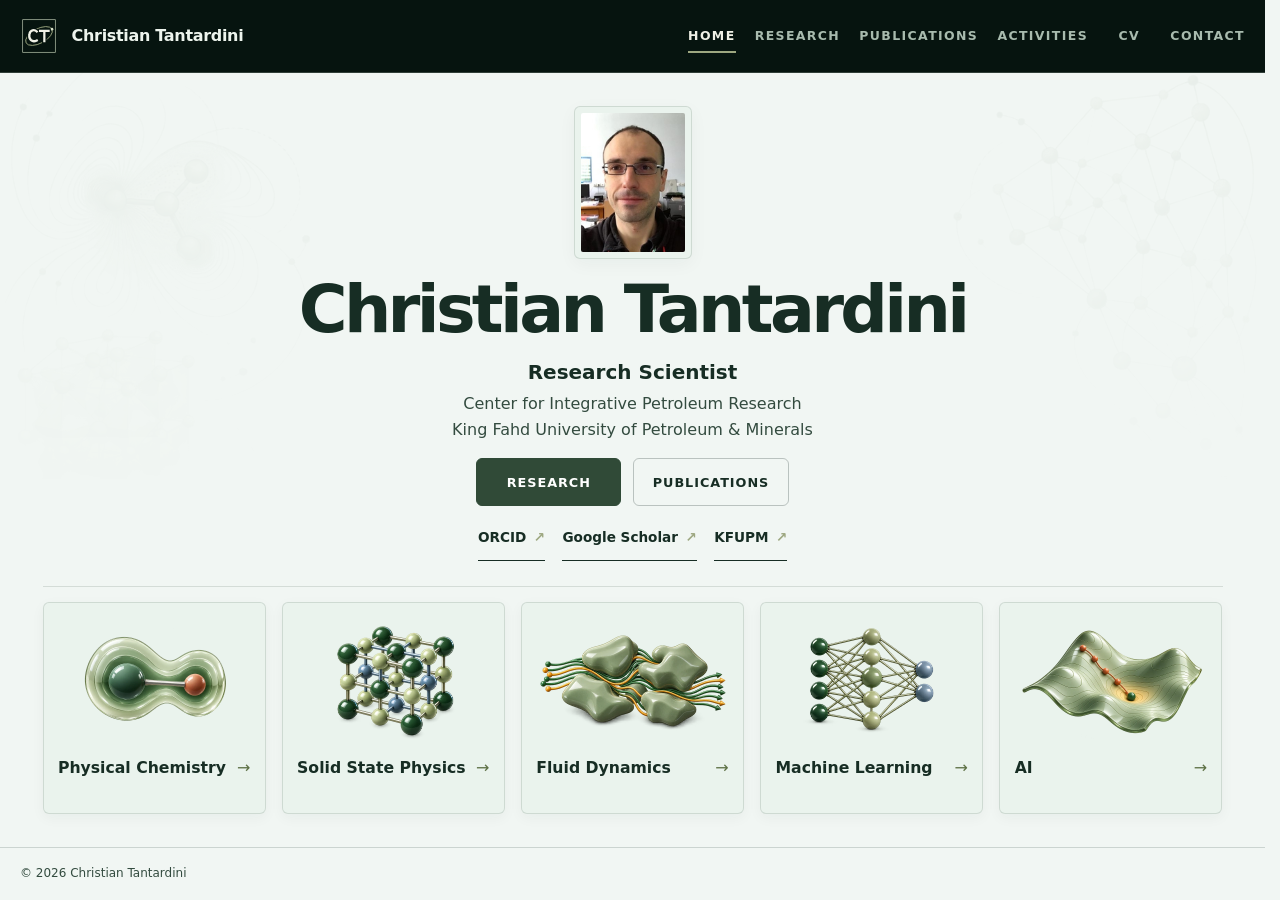
<file: index.html>
<!doctype html>
<html lang="en">
<head>
  <meta charset="utf-8">
  <meta name="viewport" content="width=device-width, initial-scale=1">
  <meta name="description" content="Christian Tantardini — research scientist in physical chemistry, solid state physics, fluid dynamics, machine learning and AI.">
  <title>Christian Tantardini — Research Scientist</title>
  <link rel="icon" type="image/svg+xml" href="assets/images/ct-mark.svg?v=orbital2">
  <link rel="stylesheet" href="assets/css/styles.css?v=20261014-mint-type21">
  <script src="assets/js/main.js?v=20261008-navigation15" defer></script>
</head>
<body class="home-page">
  <a class="skip-link" href="#main">Skip to content</a>
  <header class="site-header">
    <div class="header-inner">
      <a class="brand" href="index.html" aria-label="Christian Tantardini home">
        <span class="brand-mark" aria-hidden="true"><img src="assets/images/ct-mark.svg?v=orbital2" alt=""></span><span class="brand-name">Christian Tantardini</span>
      </a>
      <button class="menu-toggle" type="button" aria-expanded="false" aria-controls="primary-nav">Menu</button>
      <nav class="site-nav" id="primary-nav" aria-label="Primary navigation">
        <a href="index.html" aria-current="page">Home</a>
        <a href="projects.html">Research</a>
        <a href="publications.html">Publications</a>
        <a href="activities.html">Activities</a>
        <a href="cv.html">CV</a>
        <a href="contact.html">Contact</a>
      </nav>
    </div>
  </header>

  <main id="main" tabindex="-1" class="home-main">
    <section class="home-stage container">
      <div class="home-identity reveal">
        <div class="home-photo-frame"><img class="home-headshot" src="assets/images/christian-portrait.png" alt="Christian Tantardini" width="150" height="200"></div>
        <div class="home-introduction">
          <h1>Christian <span>Tantardini</span></h1>
          <div class="hero-affiliation">
            <strong>Research Scientist</strong>
            <span>Center for Integrative Petroleum Research</span>
            <span>King Fahd University of Petroleum &amp; Minerals</span>
          </div>
          <div class="actions">
            <a class="button" href="projects.html">Research</a>
            <a class="button button-secondary" href="publications.html">Publications</a>
          </div>
          <div class="profile-links home-profile-links">
            <a class="text-link" href="https://orcid.org/0000-0002-2412-9859" target="_blank" rel="noopener">ORCID</a>
            <a class="text-link" href="https://scholar.google.com/citations?user=QCZdlUQAAAAJ&amp;hl=en" target="_blank" rel="noopener">Google Scholar</a>
            <a class="text-link" href="https://pure.kfupm.edu.sa/en/persons/christian-tantardini/" target="_blank" rel="noopener">KFUPM</a>
          </div>
        </div>
      </div>

      <section class="home-about reveal" aria-labelledby="about-title">
        <h2 id="about-title" class="visually-hidden">Research areas</h2>
        <ul class="home-fields">
          <li><a class="home-field-card" href="projects.html#physical-chemistry"><img class="home-field-image" src="assets/images/research-cards/physical-chemistry-gloss.webp" alt="" width="768" height="512" decoding="async"><span class="home-field-caption"><span class="home-field-title">Physical Chemistry</span><span class="home-field-arrow" aria-hidden="true">→</span></span></a></li>
          <li><a class="home-field-card" href="projects.html#solid-state-physics"><img class="home-field-image" src="assets/images/research-cards/solid-state-physics-gloss.webp" alt="" width="768" height="512" decoding="async"><span class="home-field-caption"><span class="home-field-title">Solid State Physics</span><span class="home-field-arrow" aria-hidden="true">→</span></span></a></li>
          <li><a class="home-field-card" href="projects.html#fluid-dynamics"><img class="home-field-image" src="assets/images/research-cards/fluid-dynamics-gloss.webp" alt="" width="768" height="512" decoding="async"><span class="home-field-caption"><span class="home-field-title">Fluid Dynamics</span><span class="home-field-arrow" aria-hidden="true">→</span></span></a></li>
          <li><a class="home-field-card" href="projects.html#machine-learning"><img class="home-field-image" src="assets/images/research-cards/machine-learning-gloss.webp" alt="" width="768" height="512" decoding="async"><span class="home-field-caption"><span class="home-field-title">Machine Learning</span><span class="home-field-arrow" aria-hidden="true">→</span></span></a></li>
          <li><a class="home-field-card" href="projects.html#ai"><img class="home-field-image" src="assets/images/research-cards/ai-gloss.webp" alt="" width="768" height="512" decoding="async"><span class="home-field-caption"><span class="home-field-title">AI</span><span class="home-field-arrow" aria-hidden="true">→</span></span></a></li>
        </ul>
      </section>


    </section>
  </main>

  <footer class="site-footer"><div class="container footer-inner"><span>© <span data-current-year></span> Christian Tantardini</span></div></footer>
</body>
</html>
</file>
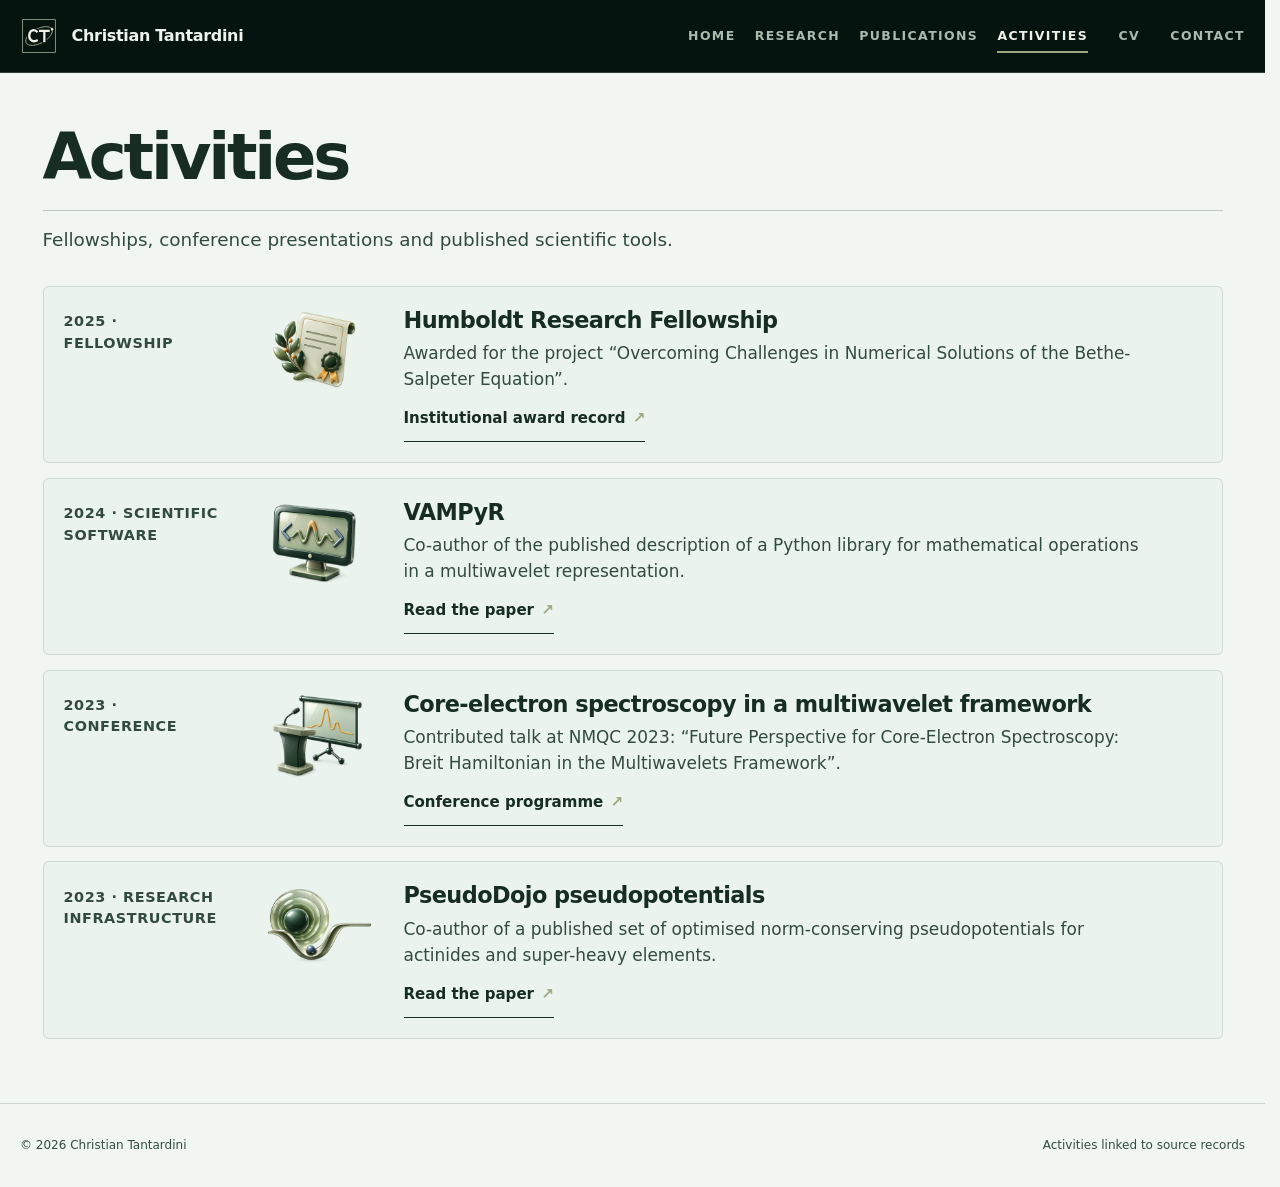
<file: activities.html>
<!doctype html>
<html lang="en">
<head>
  <meta charset="utf-8"><meta name="viewport" content="width=device-width, initial-scale=1">
  <meta name="description" content="Fellowships, presentations and scientific software publications by Christian Tantardini.">
  <title>Academic Activities — Christian Tantardini</title>
  <link rel="icon" type="image/svg+xml" href="assets/images/ct-mark.svg?v=orbital2">
  <link rel="stylesheet" href="assets/css/styles.css?v=20261014-mint-type21"><script src="assets/js/main.js?v=20261008-navigation15" defer></script>
</head>
<body class="compact-page activities-page">
  <a class="skip-link" href="#main">Skip to content</a>
  <header class="site-header"><div class="header-inner"><a class="brand" href="index.html"><span class="brand-mark" aria-hidden="true"><img src="assets/images/ct-mark.svg?v=orbital2" alt=""></span><span class="brand-name">Christian Tantardini</span></a><button class="menu-toggle" type="button" aria-expanded="false" aria-controls="primary-nav">Menu</button><nav class="site-nav" id="primary-nav" aria-label="Primary navigation"><a href="index.html">Home</a><a href="projects.html">Research</a><a href="publications.html">Publications</a><a href="activities.html" aria-current="page">Activities</a><a href="cv.html">CV</a><a href="contact.html">Contact</a></nav></div></header>
  <main id="main" tabindex="-1">
    <section class="page-intro"><div class="container page-intro-grid page-heading-rule"><h1>Activities</h1></div><div class="container"><p class="page-heading-description">Fellowships, conference presentations and published scientific tools.</p></div></section>
    <section class="section activity-section"><div class="container activity-list reveal">
      <article class="activity-entry">
        <span class="activity-date">2025 · FELLOWSHIP</span>
        <img class="activity-illustration" src="assets/images/activity-cards/fellowship-gloss.webp" alt="" aria-hidden="true" width="768" height="512" decoding="async">
        <div class="activity-content"><h2>Humboldt Research Fellowship</h2><p>Awarded for the project “Overcoming Challenges in Numerical Solutions of the Bethe-Salpeter Equation”.</p><a class="text-link" href="https://cpg.kfupm.edu.sa/bio/dr-christian-tantardini/" target="_blank" rel="noopener">Institutional award record</a></div>
      </article>
      <article class="activity-entry">
        <span class="activity-date">2024 · SCIENTIFIC SOFTWARE</span>
        <img class="activity-illustration" src="assets/images/activity-cards/software-gloss.webp" alt="" aria-hidden="true" width="768" height="512" decoding="async">
        <div class="activity-content"><h2>VAMPyR</h2><p>Co-author of the published description of a Python library for mathematical operations in a multiwavelet representation.</p><a class="text-link" href="https://doi.org/10.1063/5.0203401" target="_blank" rel="noopener">Read the paper</a></div>
      </article>
      <article class="activity-entry">
        <span class="activity-date">2023 · CONFERENCE</span>
        <img class="activity-illustration" src="assets/images/activity-cards/conference-gloss.webp" alt="" aria-hidden="true" width="768" height="512" decoding="async">
        <div class="activity-content"><h2>Core-electron spectroscopy in a multiwavelet framework</h2><p>Contributed talk at NMQC 2023: “Future Perspective for Core-Electron Spectroscopy: Breit Hamiltonian in the Multiwavelets Framework”.</p><a class="text-link" href="https://mrchemsoft.no/nmqc-2023/program/program_v10.pdf" target="_blank" rel="noopener">Conference programme</a></div>
      </article>
      <article class="activity-entry">
        <span class="activity-date">2023 · RESEARCH INFRASTRUCTURE</span>
        <img class="activity-illustration" src="assets/images/activity-cards/pseudopotentials-gloss.webp" alt="" aria-hidden="true" width="768" height="512" decoding="async">
        <div class="activity-content"><h2>PseudoDojo pseudopotentials</h2><p>Co-author of a published set of optimised norm-conserving pseudopotentials for actinides and super-heavy elements.</p><a class="text-link" href="https://doi.org/10.1016/j.cpc.2023.109002" target="_blank" rel="noopener">Read the paper</a></div>
      </article>
    </div></section>
  </main>
  <footer class="site-footer"><div class="container footer-inner"><span>© <span data-current-year></span> Christian Tantardini</span><span>Activities linked to source records</span></div></footer>
</body></html>
</file>
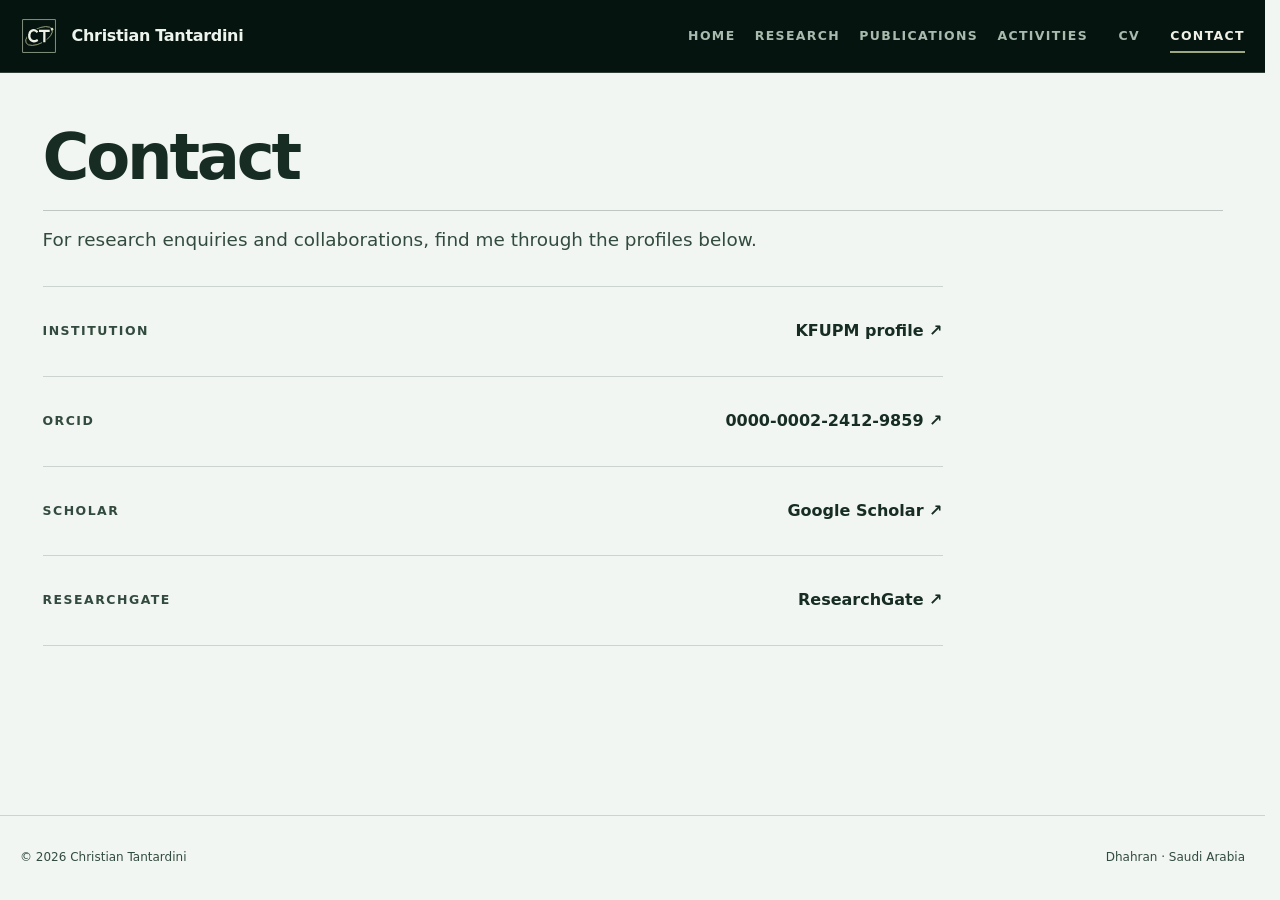
<file: contact.html>
<!doctype html>
<html lang="en">
<head>
  <meta charset="utf-8"><meta name="viewport" content="width=device-width, initial-scale=1">
  <meta name="description" content="Contact and scholarly profiles for Christian Tantardini.">
  <title>Contact — Christian Tantardini</title>
  <link rel="icon" type="image/svg+xml" href="assets/images/ct-mark.svg?v=orbital2">
  <link rel="stylesheet" href="assets/css/styles.css?v=20261014-mint-type21"><script src="assets/js/main.js?v=20261008-navigation15" defer></script>
</head>
<body class="compact-page contact-page">
  <a class="skip-link" href="#main">Skip to content</a>
  <header class="site-header"><div class="header-inner"><a class="brand" href="index.html"><span class="brand-mark" aria-hidden="true"><img src="assets/images/ct-mark.svg?v=orbital2" alt=""></span><span class="brand-name">Christian Tantardini</span></a><button class="menu-toggle" type="button" aria-expanded="false" aria-controls="primary-nav">Menu</button><nav class="site-nav" id="primary-nav" aria-label="Primary navigation"><a href="index.html">Home</a><a href="projects.html">Research</a><a href="publications.html">Publications</a><a href="activities.html">Activities</a><a href="cv.html">CV</a><a href="contact.html" aria-current="page">Contact</a></nav></div></header>
  <main id="main" tabindex="-1">
    <section class="page-intro"><div class="container page-intro-grid page-heading-rule"><h1>Contact</h1></div><div class="container"><p class="page-heading-description">For research enquiries and collaborations, find me through the profiles below.</p></div></section>
    <section class="section"><div class="container contact-panel">
      <div class="contact-list">
        <div class="contact-row"><span>Institution</span><a href="https://pure.kfupm.edu.sa/en/persons/christian-tantardini/" target="_blank" rel="noopener">KFUPM profile ↗</a></div>
        <div class="contact-row"><span>ORCID</span><a href="https://orcid.org/0000-0002-2412-9859" target="_blank" rel="noopener">0000-0002-2412-9859 ↗</a></div>
        <div class="contact-row"><span>Scholar</span><a href="https://scholar.google.com/citations?user=QCZdlUQAAAAJ&amp;hl=en" target="_blank" rel="noopener">Google Scholar ↗</a></div>
        <div class="contact-row"><span>ResearchGate</span><a href="https://www.researchgate.net/profile/Christian-Tantardini" target="_blank" rel="noopener">ResearchGate ↗</a></div>
      </div>
    </div></section>
  </main>
  <footer class="site-footer"><div class="container footer-inner"><span>© <span data-current-year></span> Christian Tantardini</span><span>Dhahran · Saudi Arabia</span></div></footer>
</body></html>
</file>
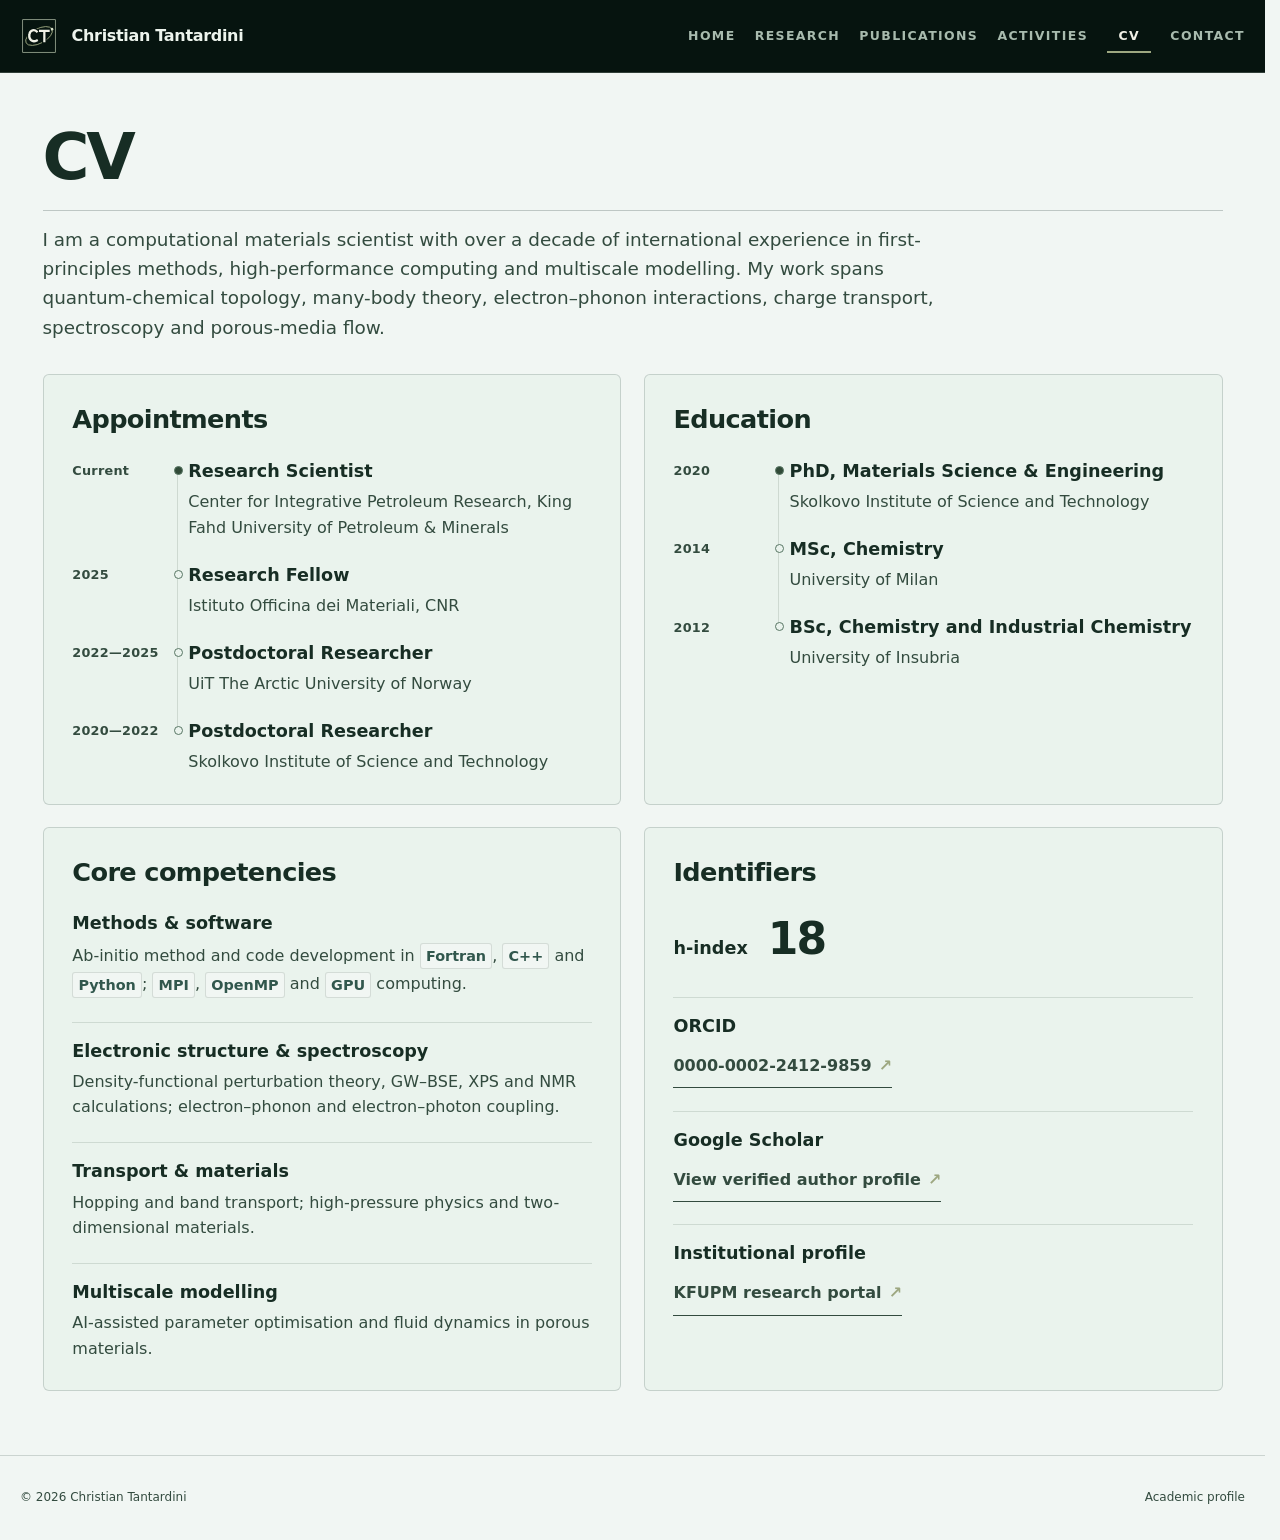
<file: cv.html>
<!doctype html>
<html lang="en">
<head>
  <meta charset="utf-8"><meta name="viewport" content="width=device-width, initial-scale=1">
  <meta name="description" content="Academic CV overview for Christian Tantardini.">
  <title>CV — Christian Tantardini</title>
  <link rel="icon" type="image/svg+xml" href="assets/images/ct-mark.svg?v=orbital2">
  <link rel="stylesheet" href="assets/css/styles.css?v=20261014-mint-type21"><script src="assets/js/main.js?v=20261008-navigation15" defer></script>
</head>
<body class="compact-page cv-page">
  <a class="skip-link" href="#main">Skip to content</a>
  <header class="site-header"><div class="header-inner"><a class="brand" href="index.html"><span class="brand-mark" aria-hidden="true"><img src="assets/images/ct-mark.svg?v=orbital2" alt=""></span><span class="brand-name">Christian Tantardini</span></a><button class="menu-toggle" type="button" aria-expanded="false" aria-controls="primary-nav">Menu</button><nav class="site-nav" id="primary-nav" aria-label="Primary navigation"><a href="index.html">Home</a><a href="projects.html">Research</a><a href="publications.html">Publications</a><a href="activities.html">Activities</a><a href="cv.html" aria-current="page">CV</a><a href="contact.html">Contact</a></nav></div></header>
  <main id="main" tabindex="-1">
    <section class="page-intro"><div class="container page-intro-grid page-heading-rule"><h1>CV</h1></div><div class="container"><p class="page-heading-description">I am a computational materials scientist with over a decade of international experience in first-principles methods, high-performance computing and multiscale modelling. My work spans quantum-chemical topology, many-body theory, electron–phonon interactions, charge transport, spectroscopy and porous-media flow.</p></div></section>
    <section class="section"><div class="container cv-grid reveal">
      <div class="cv-block cv-block--timeline"><h2>Appointments</h2>
        <article class="cv-entry"><time>Current</time><div class="cv-entry-body"><h3>Research Scientist</h3><p>Center for Integrative Petroleum Research, King Fahd University of Petroleum &amp; Minerals</p></div></article>
        <article class="cv-entry"><time>2025</time><div class="cv-entry-body"><h3>Research Fellow</h3><p>Istituto Officina dei Materiali, CNR</p></div></article>
        <article class="cv-entry"><time>2022—2025</time><div class="cv-entry-body"><h3>Postdoctoral Researcher</h3><p>UiT The Arctic University of Norway</p></div></article>
        <article class="cv-entry"><time>2020—2022</time><div class="cv-entry-body"><h3>Postdoctoral Researcher</h3><p>Skolkovo Institute of Science and Technology</p></div></article>
      </div>
      <div class="cv-block cv-block--timeline"><h2>Education</h2>
        <article class="cv-entry"><time>2020</time><div class="cv-entry-body"><h3>PhD, Materials Science &amp; Engineering</h3><p>Skolkovo Institute of Science and Technology</p></div></article>
        <article class="cv-entry"><time>2014</time><div class="cv-entry-body"><h3>MSc, Chemistry</h3><p>University of Milan</p></div></article>
        <article class="cv-entry"><time>2012</time><div class="cv-entry-body"><h3>BSc, Chemistry and Industrial Chemistry</h3><p>University of Insubria</p></div></article>
      </div>
      <div class="cv-block cv-block--skills"><h2>Core competencies</h2>
        <article class="cv-entry"><h3>Methods &amp; software</h3><p>Ab-initio method and code development in <span class="cv-skill">Fortran</span>, <span class="cv-skill">C++</span> and <span class="cv-skill">Python</span>; <span class="cv-skill">MPI</span>, <span class="cv-skill">OpenMP</span> and <span class="cv-skill">GPU</span> computing.</p></article>
        <article class="cv-entry"><h3>Electronic structure &amp; spectroscopy</h3><p>Density-functional perturbation theory, GW–BSE, XPS and NMR calculations; electron–phonon and electron–photon coupling.</p></article>
        <article class="cv-entry"><h3>Transport &amp; materials</h3><p>Hopping and band transport; high-pressure physics and two-dimensional materials.</p></article>
        <article class="cv-entry"><h3>Multiscale modelling</h3><p>AI-assisted parameter optimisation and fluid dynamics in porous materials.</p></article>
      </div>
      <div class="cv-block cv-block--profiles"><h2>Identifiers</h2>
        <article class="cv-entry cv-metric"><h3>h-index</h3><p class="cv-metric-value">18</p></article>
        <article class="cv-entry"><h3>ORCID</h3><p><a class="text-link" href="https://orcid.org/0000-0002-2412-9859" target="_blank" rel="noopener">0000-0002-2412-9859</a></p></article>
        <article class="cv-entry"><h3>Google Scholar</h3><p><a class="text-link" href="https://scholar.google.com/citations?user=QCZdlUQAAAAJ&amp;hl=en" target="_blank" rel="noopener">View verified author profile</a></p></article>
        <article class="cv-entry"><h3>Institutional profile</h3><p><a class="text-link" href="https://pure.kfupm.edu.sa/en/persons/christian-tantardini/" target="_blank" rel="noopener">KFUPM research portal</a></p></article>
      </div>
    </div></section>
  </main>
  <footer class="site-footer"><div class="container footer-inner"><span>© <span data-current-year></span> Christian Tantardini</span><span>Academic profile</span></div></footer>
</body></html>
</file>
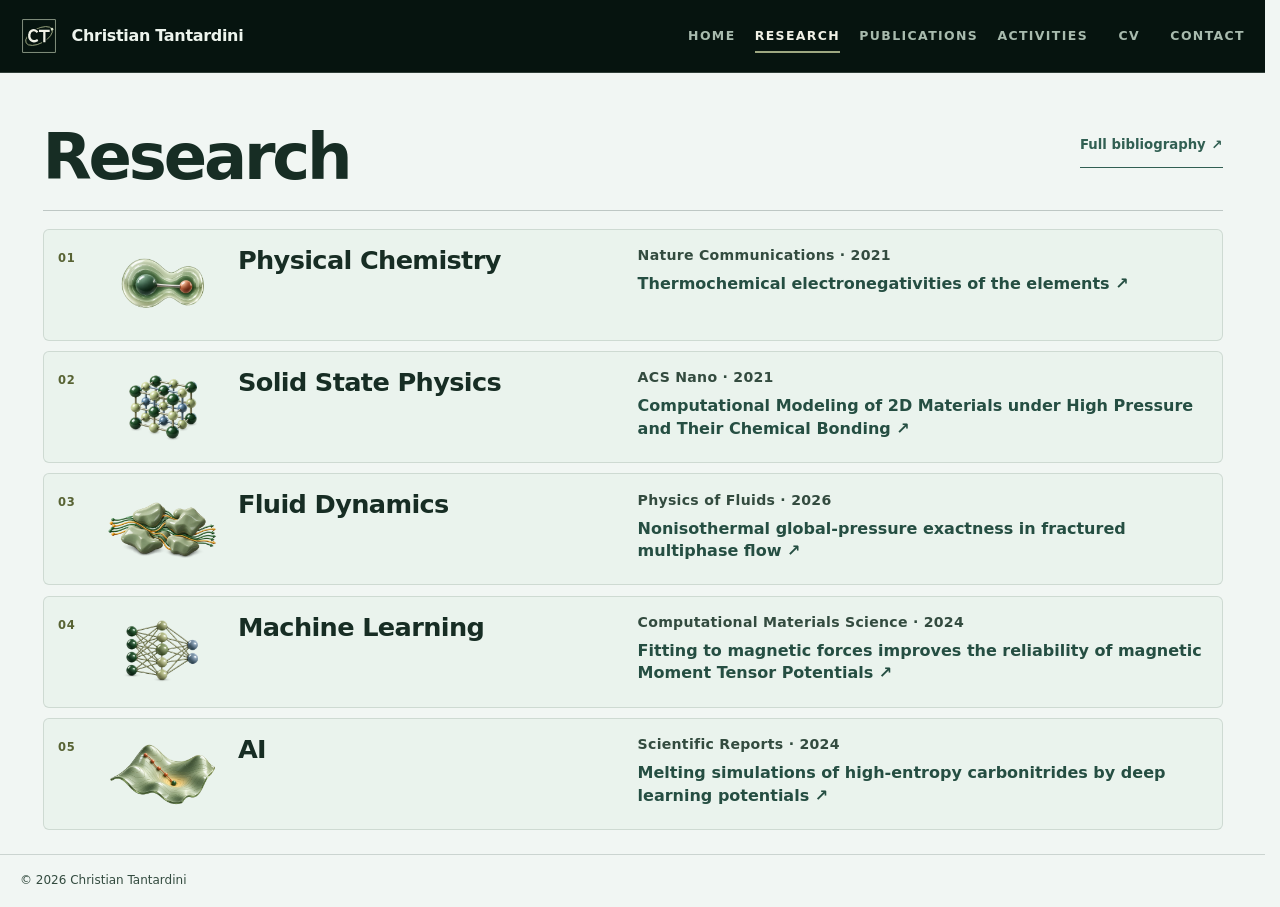
<file: projects.html>
<!doctype html>
<html lang="en">
<head>
  <meta charset="utf-8"><meta name="viewport" content="width=device-width, initial-scale=1">
  <meta name="description" content="Christian Tantardini's research in physical chemistry, solid state physics, fluid dynamics, machine learning and AI, with representative publications.">
  <title>Research — Christian Tantardini</title>
  <link rel="icon" type="image/svg+xml" href="assets/images/ct-mark.svg?v=orbital2">
  <link rel="stylesheet" href="assets/css/styles.css?v=20261014-mint-type21"><script src="assets/js/main.js?v=20261008-navigation15" defer></script>
</head>
<body class="light-page research-page">
  <a class="skip-link" href="#main">Skip to content</a>
  <header class="site-header"><div class="header-inner"><a class="brand" href="index.html"><span class="brand-mark" aria-hidden="true"><img src="assets/images/ct-mark.svg?v=orbital2" alt=""></span><span class="brand-name">Christian Tantardini</span></a><button class="menu-toggle" type="button" aria-expanded="false" aria-controls="primary-nav">Menu</button><nav class="site-nav" id="primary-nav" aria-label="Primary navigation"><a href="index.html">Home</a><a href="projects.html" aria-current="page">Research</a><a href="publications.html">Publications</a><a href="activities.html">Activities</a><a href="cv.html">CV</a><a href="contact.html">Contact</a></nav></div></header>
  <main id="main" tabindex="-1" class="research-main">
    <section class="container research-index" aria-labelledby="research-title">
      <header class="research-index-header page-heading-rule">
        <h1 id="research-title">Research</h1>
      </header>
      <div class="research-index-action"><a class="research-index-link" href="publications.html">Full bibliography <span aria-hidden="true">↗</span></a></div>
      <div class="research-rows">
        <article class="research-row" id="physical-chemistry" tabindex="-1">
          <span class="research-number">01</span>
          <img class="research-illustration" src="assets/images/research-cards/physical-chemistry-gloss.webp" alt="" aria-hidden="true" width="768" height="512" decoding="async">
          <h2>Physical Chemistry</h2>
          <div class="research-paper"><span>Nature Communications · 2021</span><a href="https://doi.org/10.1038/s41467-021-22429-0" target="_blank" rel="noopener">Thermochemical electronegativities of the <span class="link-tail">elements <span aria-hidden="true">↗</span></span></a></div>
        </article>
        <article class="research-row" id="solid-state-physics" tabindex="-1">
          <span class="research-number">02</span>
          <img class="research-illustration" src="assets/images/research-cards/solid-state-physics-gloss.webp" alt="" aria-hidden="true" width="768" height="512" decoding="async">
          <h2>Solid State Physics</h2>
          <div class="research-paper"><span>ACS Nano · 2021</span><a href="https://doi.org/10.1021/acsnano.0c10609" target="_blank" rel="noopener">Computational Modeling of 2D Materials under High Pressure and Their Chemical <span class="link-tail">Bonding <span aria-hidden="true">↗</span></span></a></div>
        </article>
        <article class="research-row" id="fluid-dynamics" tabindex="-1">
          <span class="research-number">03</span>
          <img class="research-illustration" src="assets/images/research-cards/fluid-dynamics-gloss.webp" alt="" aria-hidden="true" width="768" height="512" decoding="async">
          <h2>Fluid Dynamics</h2>
          <div class="research-paper"><span>Physics of Fluids · 2026</span><a href="https://doi.org/10.1063/5.0340051" target="_blank" rel="noopener">Nonisothermal global-pressure exactness in fractured multiphase <span class="link-tail">flow <span aria-hidden="true">↗</span></span></a></div>
        </article>
        <article class="research-row" id="machine-learning" tabindex="-1">
          <span class="research-number">04</span>
          <img class="research-illustration" src="assets/images/research-cards/machine-learning-gloss.webp" alt="" aria-hidden="true" width="768" height="512" decoding="async">
          <h2>Machine Learning</h2>
          <div class="research-paper"><span>Computational Materials Science · 2024</span><a href="https://doi.org/10.1016/j.commatsci.2024.113331" target="_blank" rel="noopener">Fitting to magnetic forces improves the reliability of magnetic Moment Tensor <span class="link-tail">Potentials <span aria-hidden="true">↗</span></span></a></div>
        </article>
        <article class="research-row" id="ai" tabindex="-1">
          <span class="research-number">05</span>
          <img class="research-illustration" src="assets/images/research-cards/ai-gloss.webp" alt="" aria-hidden="true" width="768" height="512" decoding="async">
          <h2>AI</h2>
          <div class="research-paper"><span>Scientific Reports · 2024</span><a href="https://doi.org/10.1038/s41598-024-78377-4" target="_blank" rel="noopener">Melting simulations of high-entropy carbonitrides by deep learning <span class="link-tail">potentials <span aria-hidden="true">↗</span></span></a></div>
        </article>
      </div>
    </section>
  </main>
  <footer class="site-footer"><div class="container footer-inner"><span>© <span data-current-year></span> Christian Tantardini</span></div></footer>
</body></html>
</file>
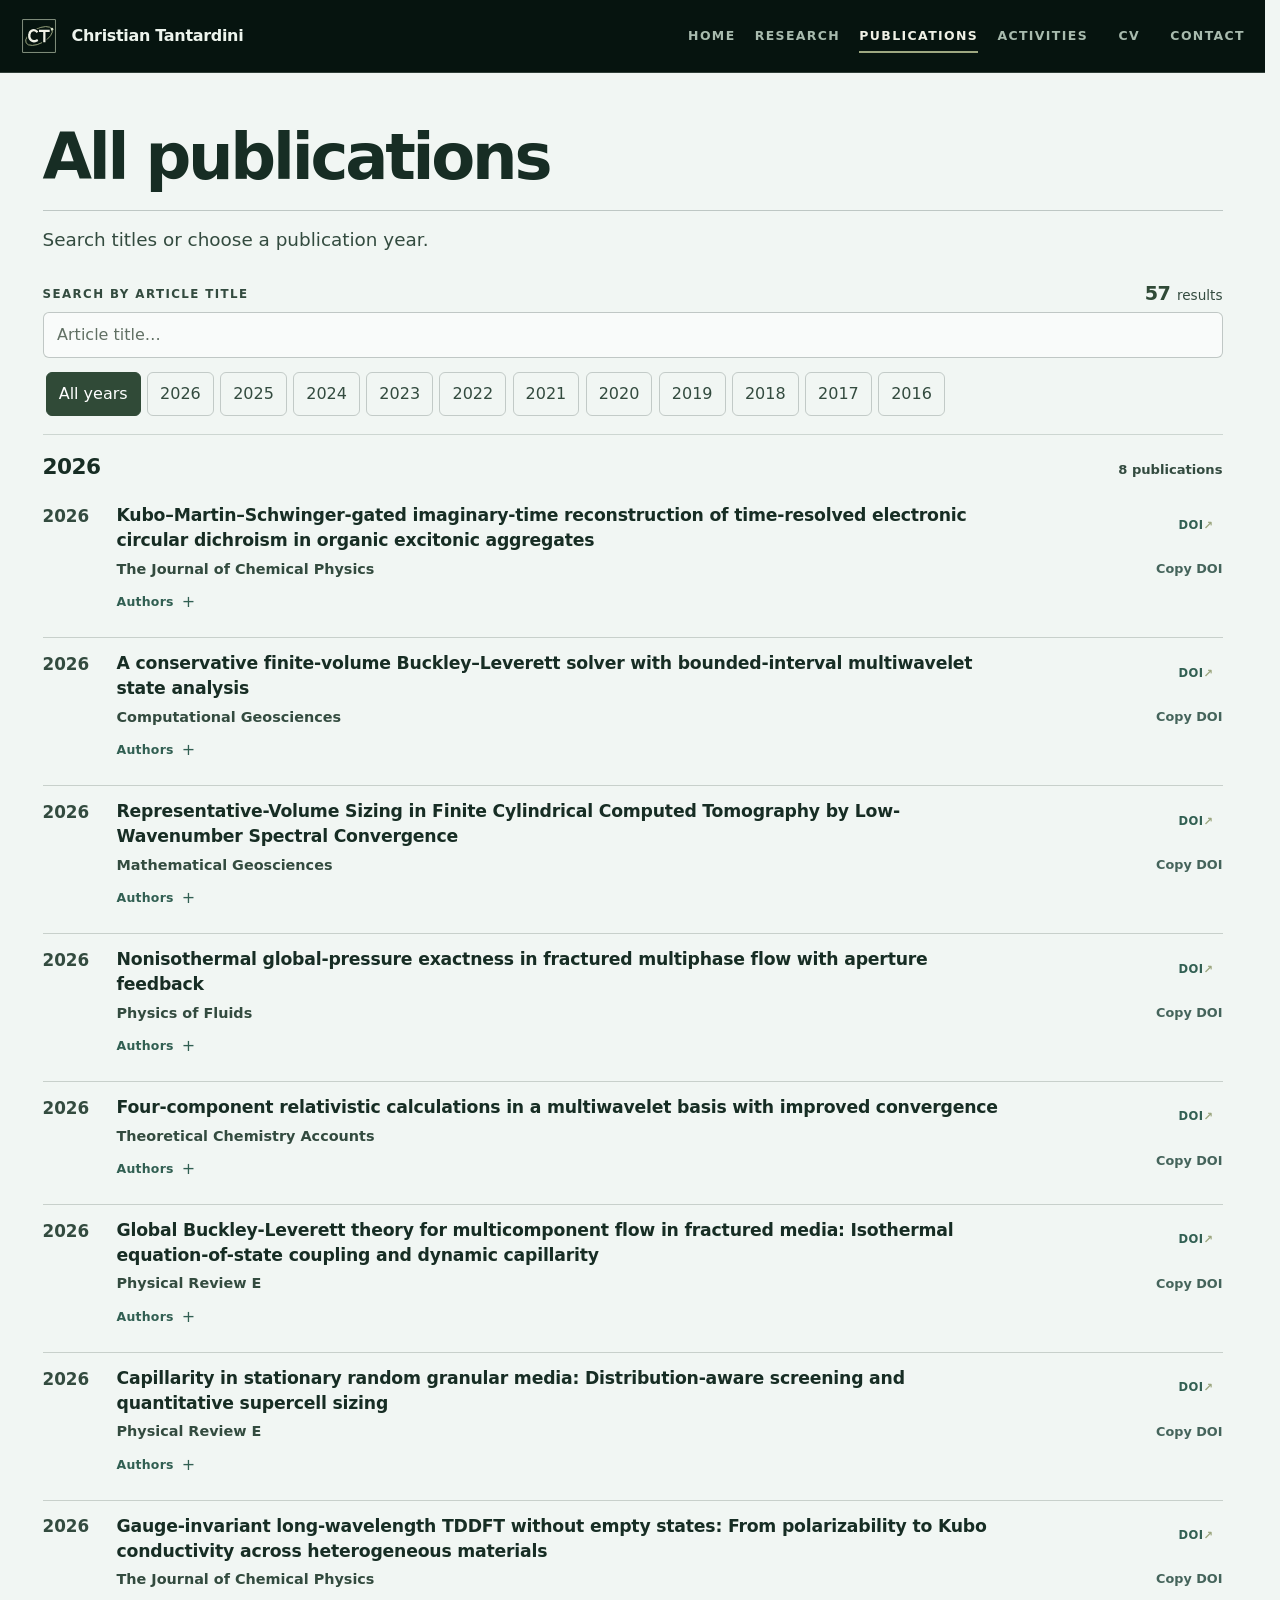
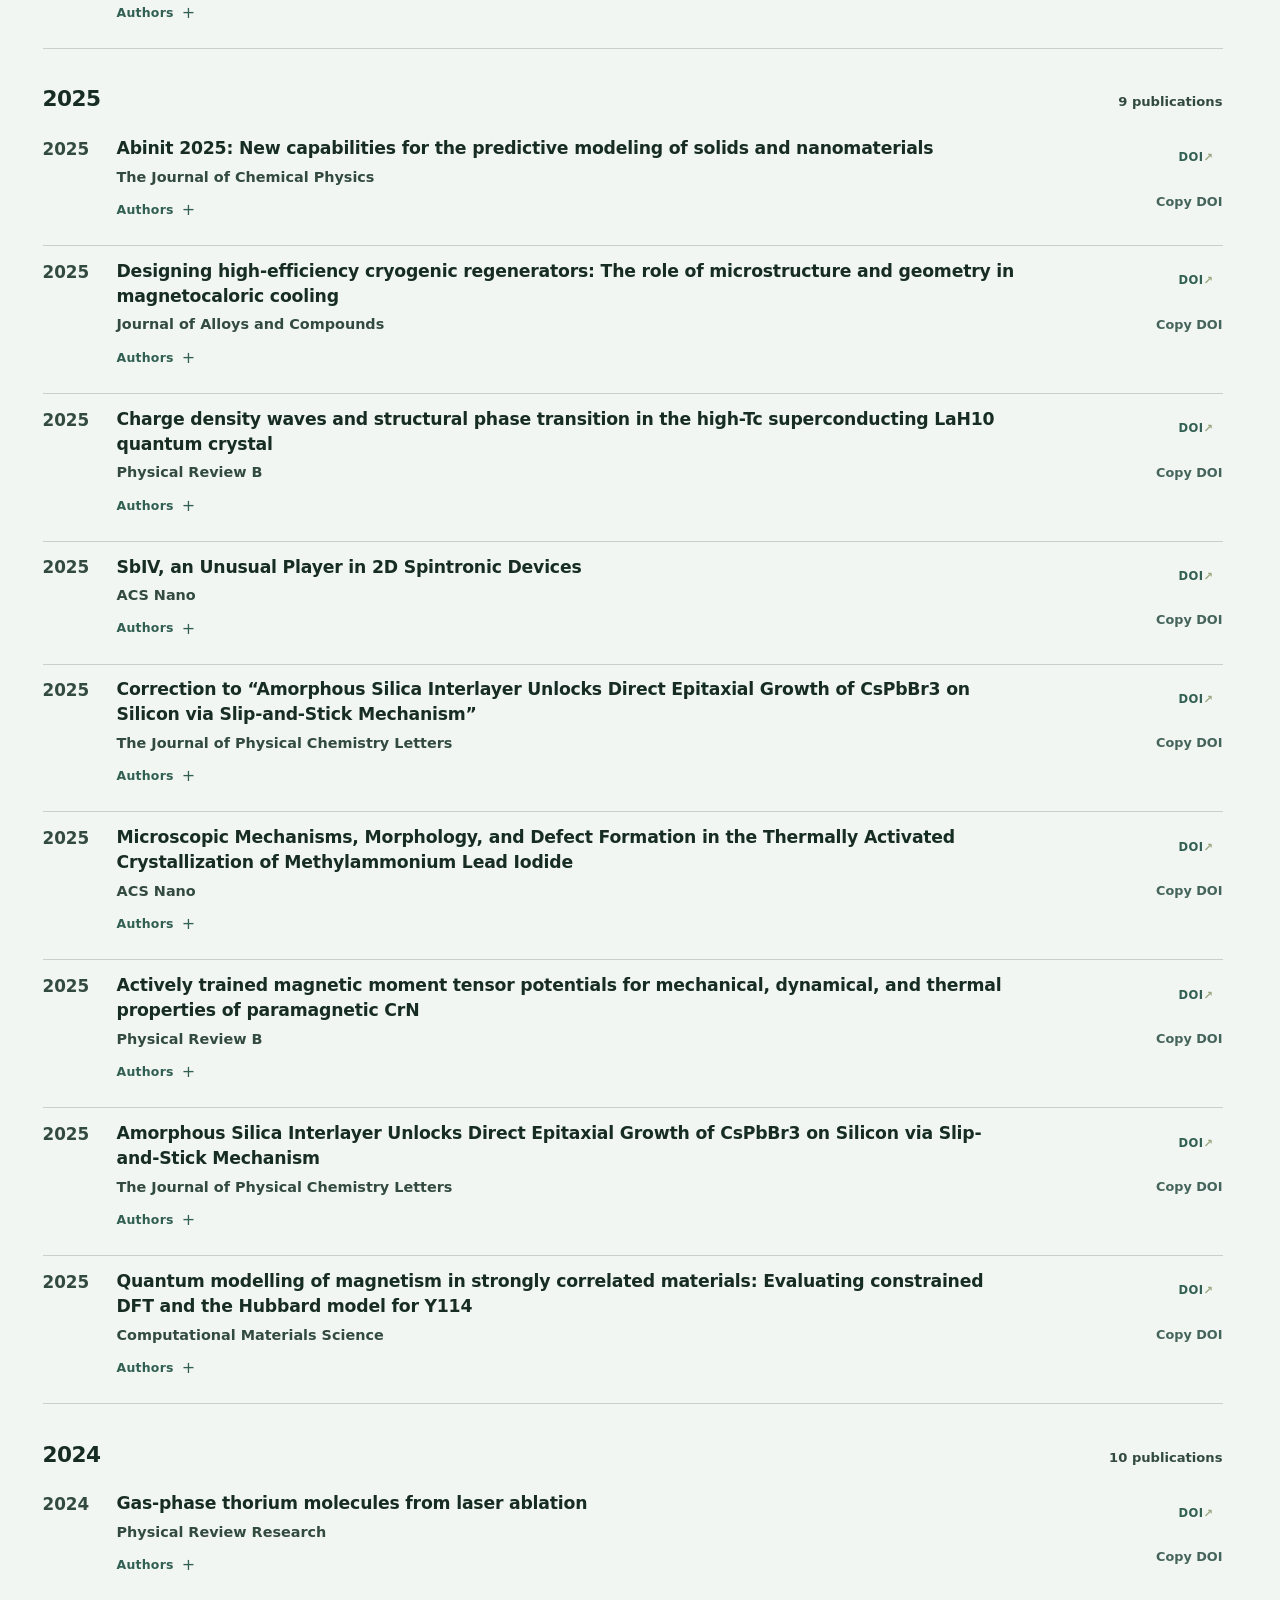
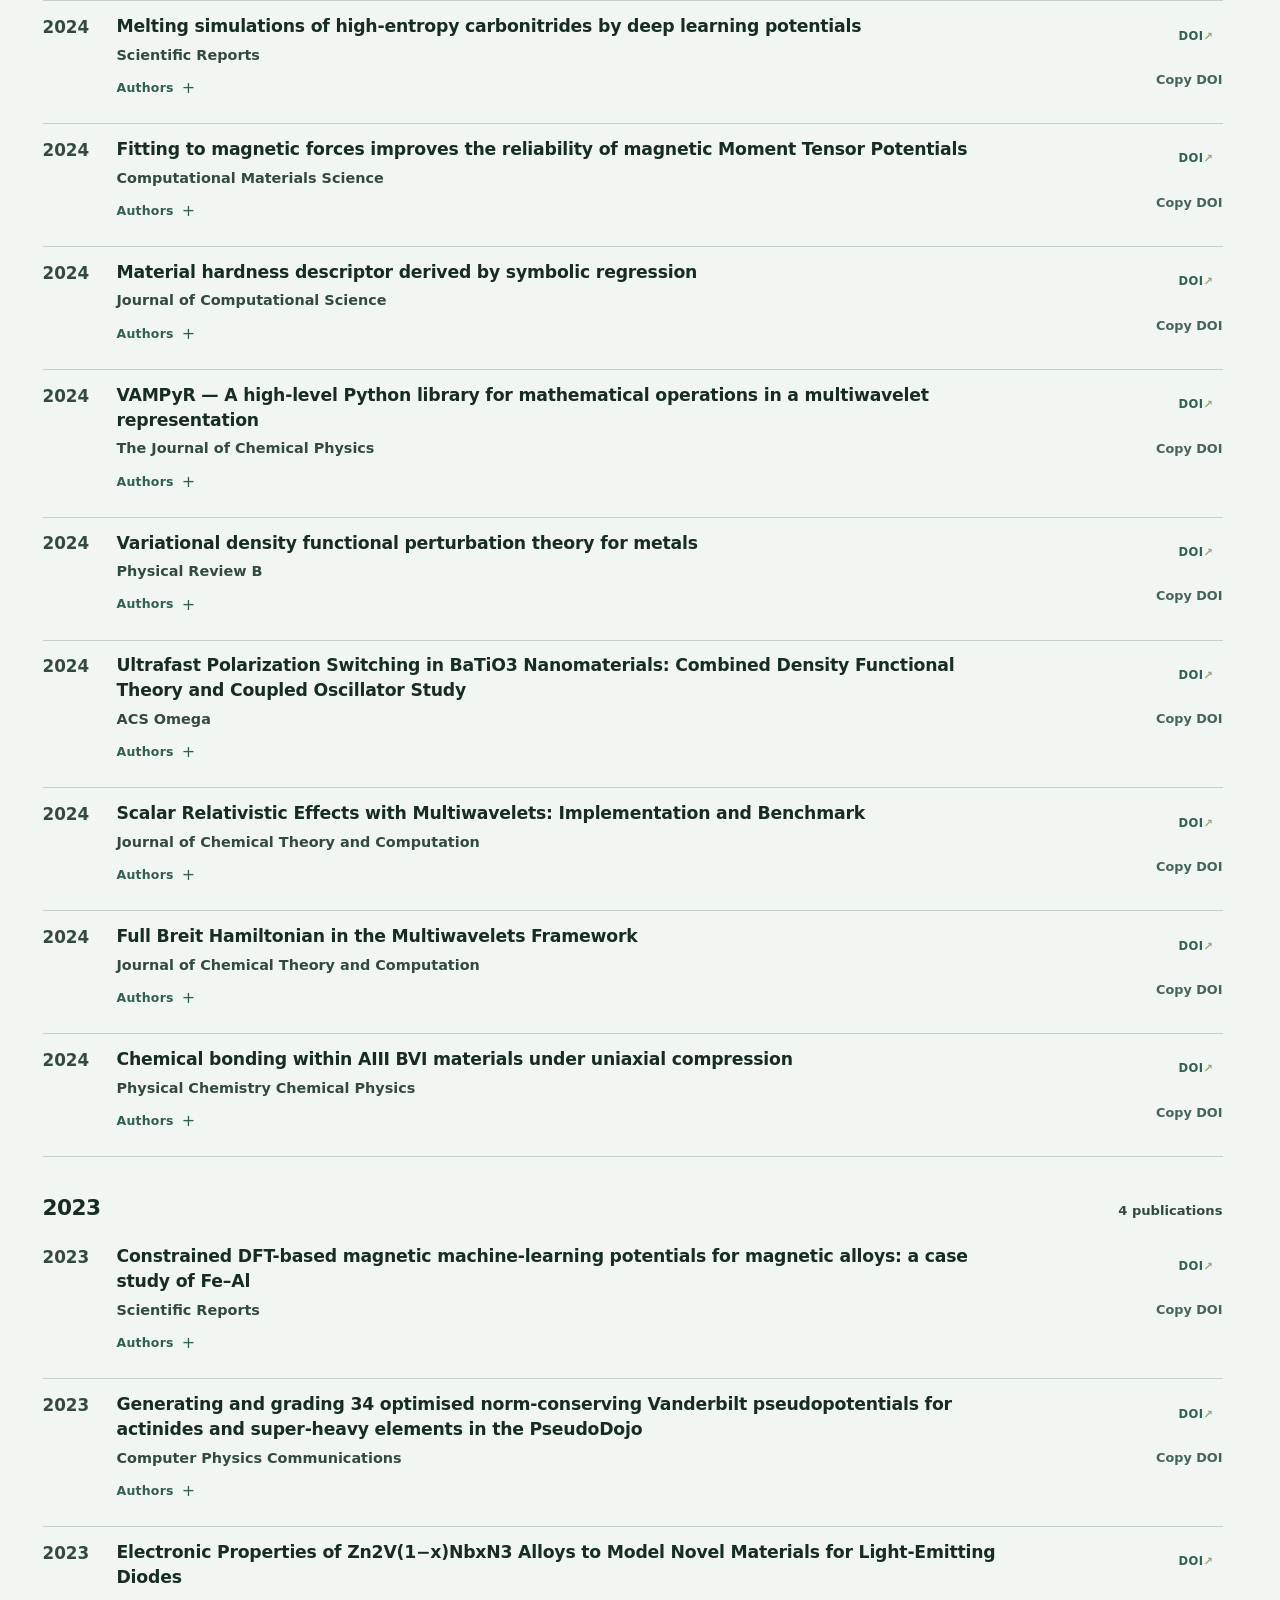
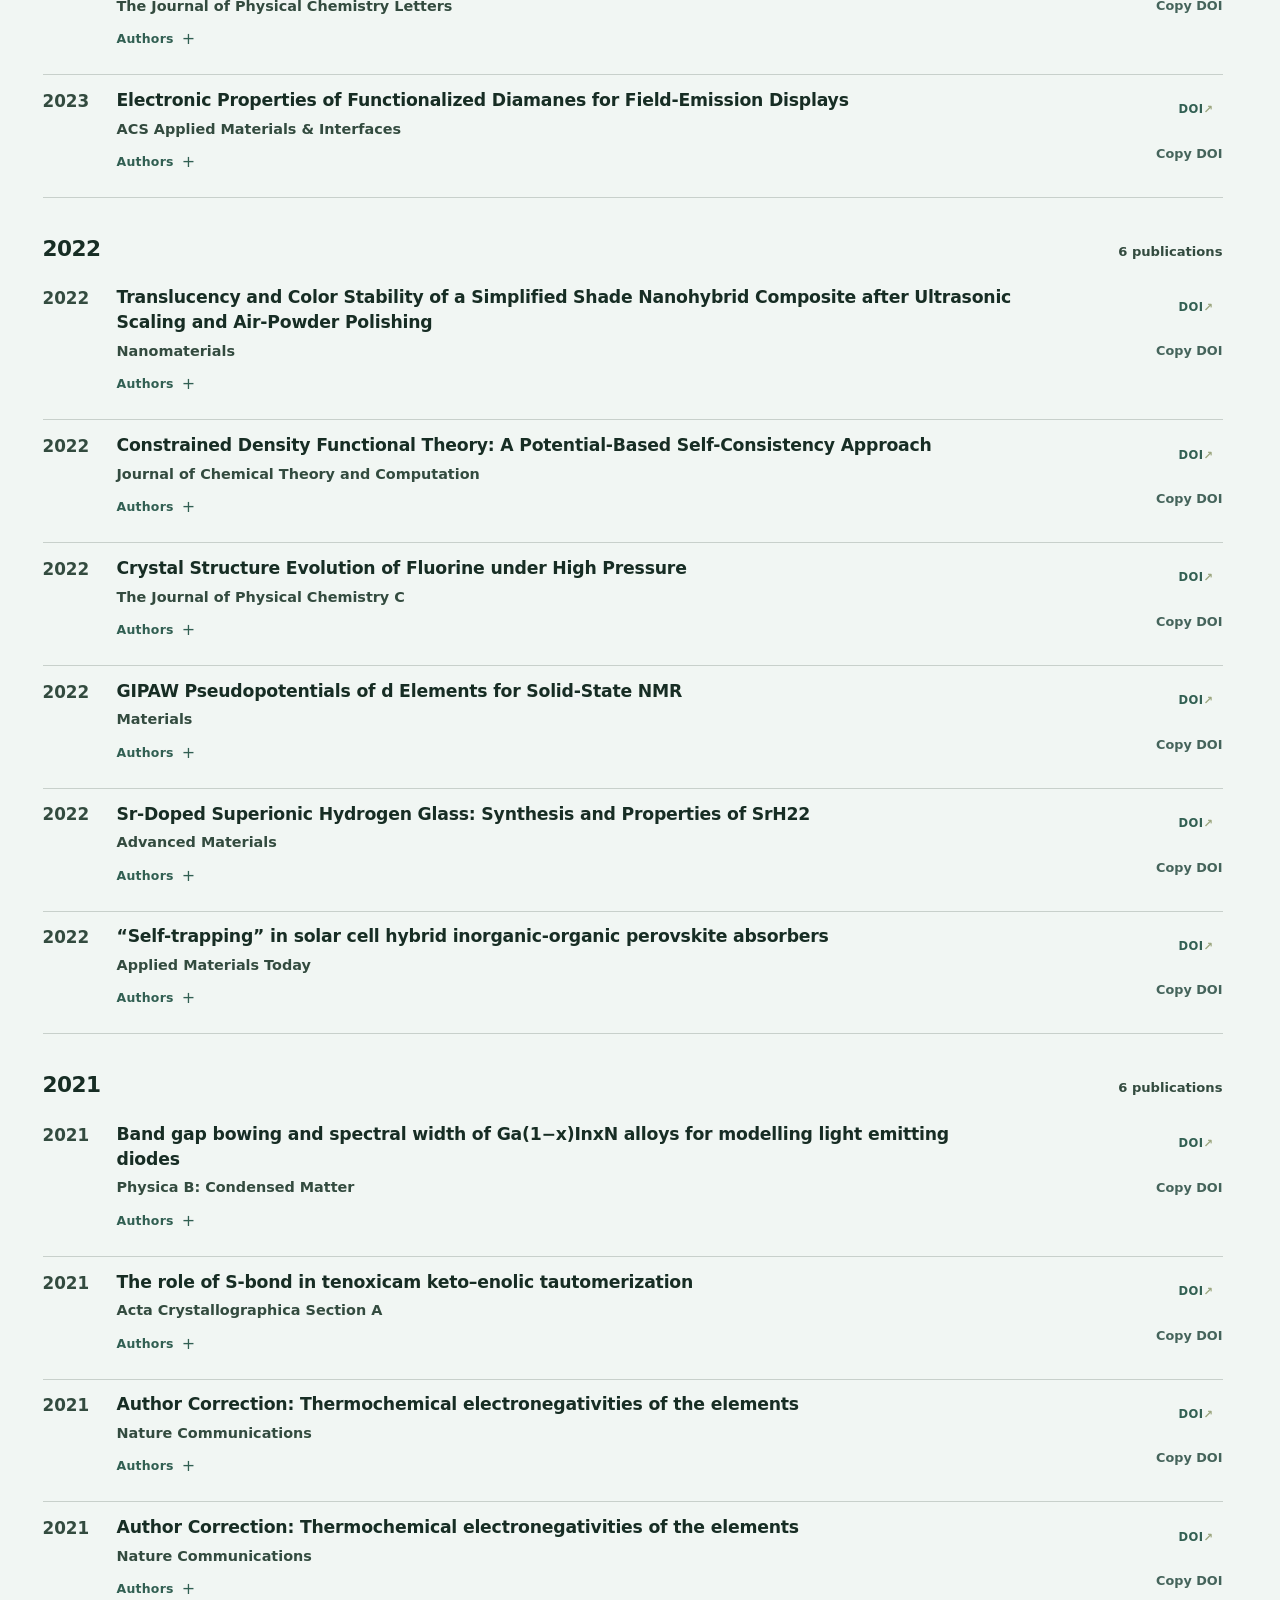
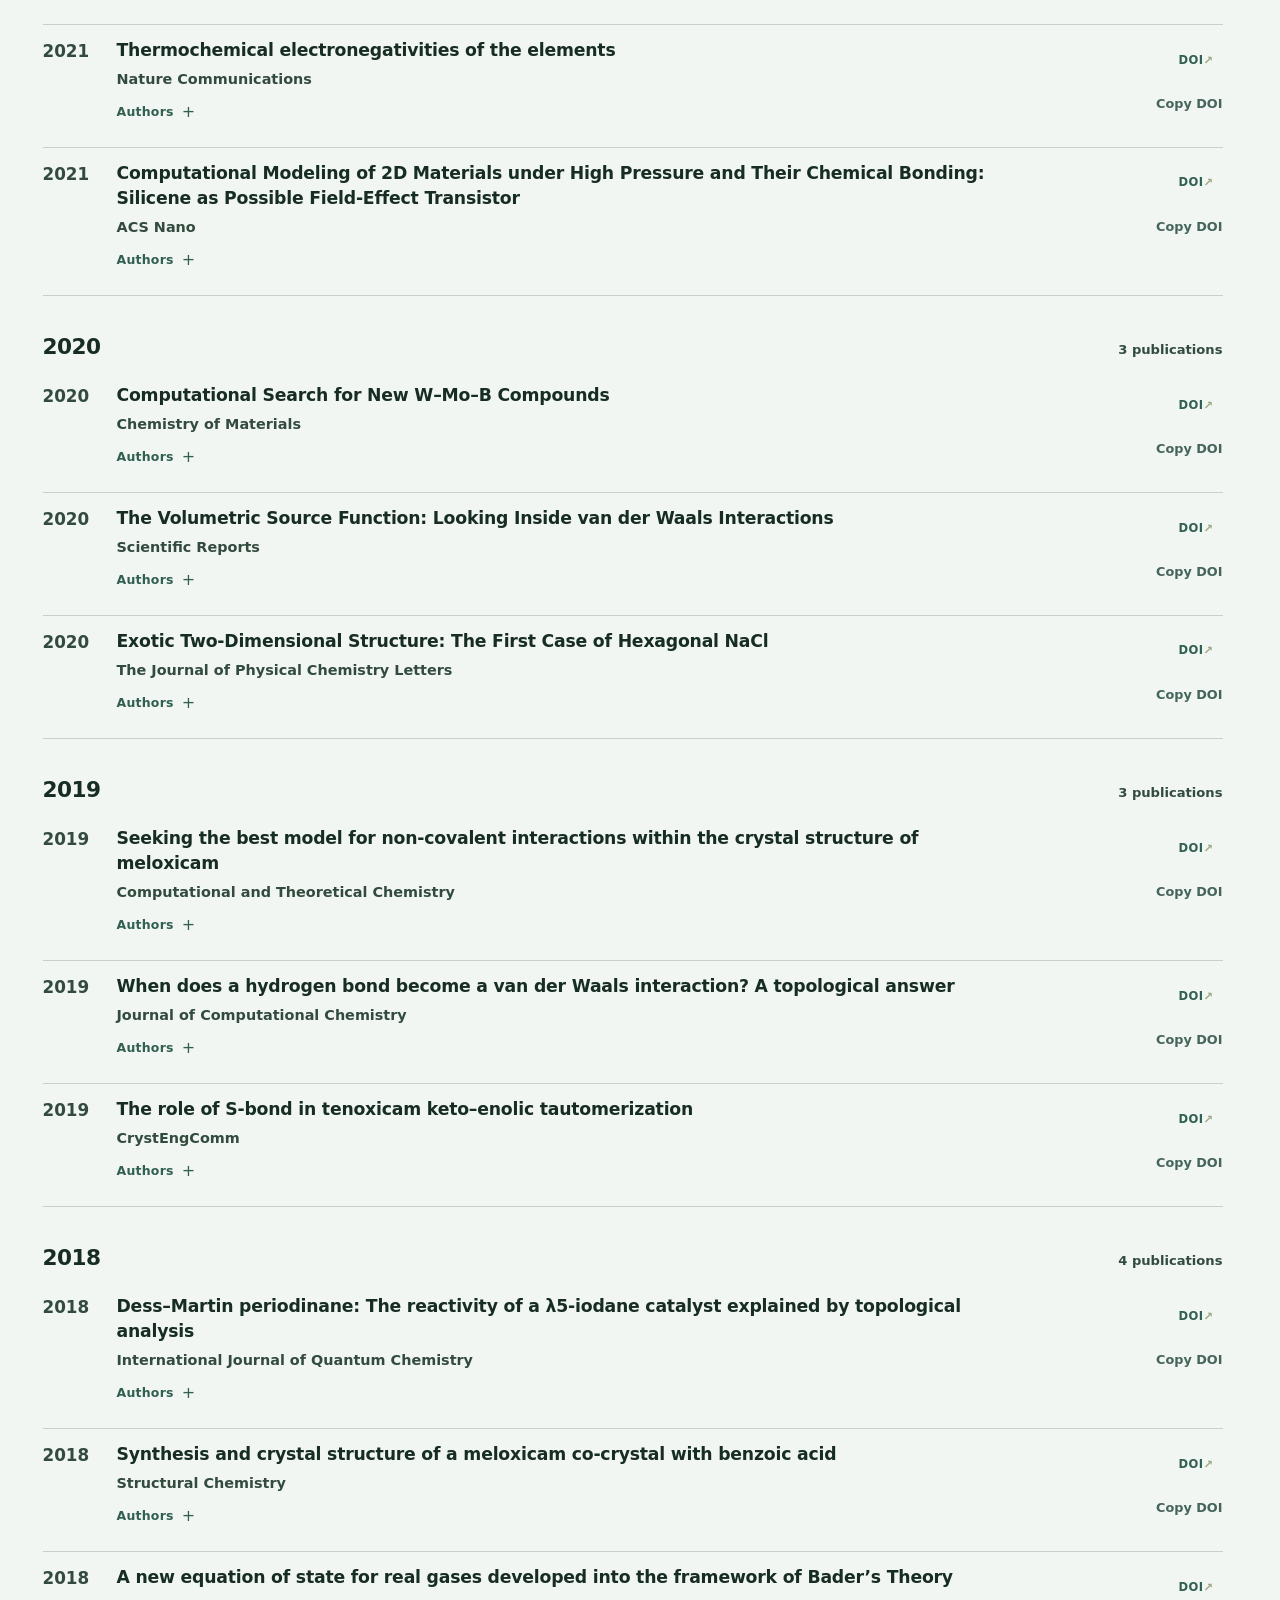
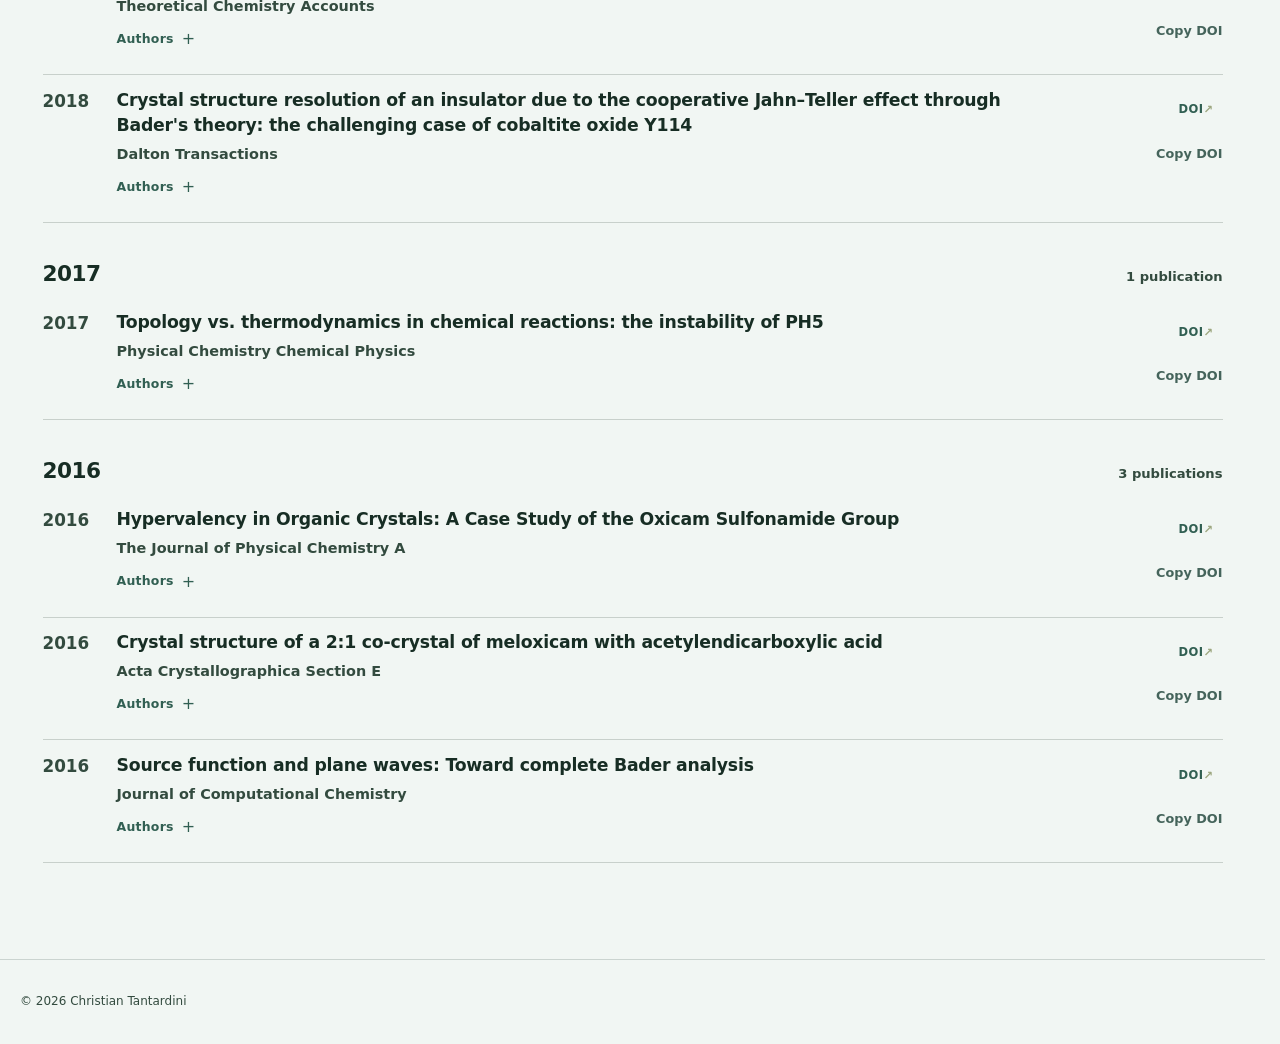
<file: publications.html>
<!doctype html>
<html lang="en">
<head>
  <meta charset="utf-8"><meta name="viewport" content="width=device-width, initial-scale=1">
  <meta name="description" content="Complete journal publication record of Christian Tantardini in computational materials science, quantum chemistry and scientific computing.">
  <title>Publications — Christian Tantardini</title>
  <link rel="icon" type="image/svg+xml" href="assets/images/ct-mark.svg?v=orbital2">
  <link rel="stylesheet" href="assets/css/styles.css?v=20261014-mint-type21">
  <script src="assets/js/publications-data.js" defer></script><script src="assets/js/main.js?v=20261008-navigation15" defer></script>
</head>
<body class="light-page publications-page">
  <a class="skip-link" href="#main">Skip to content</a>
  <header class="site-header"><div class="header-inner">
    <a class="brand" href="index.html"><span class="brand-mark" aria-hidden="true"><img src="assets/images/ct-mark.svg?v=orbital2" alt=""></span><span class="brand-name">Christian Tantardini</span></a>
    <button class="menu-toggle" type="button" aria-expanded="false" aria-controls="primary-nav">Menu</button>
    <nav class="site-nav" id="primary-nav" aria-label="Primary navigation"><a href="index.html">Home</a><a href="projects.html">Research</a><a href="publications.html" aria-current="page">Publications</a><a href="activities.html">Activities</a><a href="cv.html">CV</a><a href="contact.html">Contact</a></nav>
  </div></header>
  <main id="main" tabindex="-1">
    <section class="section publication-record"><div class="container">
      <div class="section-heading publication-record-heading page-heading-rule"><h1>All publications</h1></div>
      <p class="page-heading-description muted">Search titles or choose a publication year.</p>
      <div class="publication-controls-sentinel" data-publication-sentinel aria-hidden="true"></div>
      <div class="publication-controls" data-publication-controls role="region" aria-label="Publication search and filters">
        <div class="publication-tools">
          <div class="publication-search-control">
            <label class="publication-search" for="publication-search">Search by article title</label>
            <div class="publication-search-field">
              <input id="publication-search" type="search" placeholder="Article title…" data-publication-search autocomplete="off" aria-controls="publication-list">
              <button class="publication-search-clear" type="button" data-publication-clear hidden aria-label="Clear title search"><svg viewBox="0 0 24 24" aria-hidden="true" focusable="false"><path d="m7 7 10 10M17 7 7 17"/></svg></button>
            </div>
          </div>
          <div class="publication-summary" aria-live="polite" aria-atomic="true"><strong data-publication-count>57</strong><span data-publication-result-label>results</span></div>
        </div>
        <div class="publication-filter-tools"><div class="filter-bar" aria-label="Filter publications by year" data-publication-filters></div><button class="publication-reset" type="button" data-publication-reset hidden aria-label="Reset search and year filters">Reset</button></div>
      </div>
      <p class="publication-empty" data-publication-empty hidden>No publication titles match this search and year.</p>
      <div id="publication-list" class="publication-list dark-publications" data-publication-list></div>
      <noscript><p class="publication-empty">JavaScript is required to display the searchable publication list. The complete record is also available on Google Scholar and ORCID.</p></noscript>
    </div></section>
  </main>
  <footer class="site-footer"><div class="container footer-inner"><span>© <span data-current-year></span> Christian Tantardini</span></div></footer>
</body></html>
</file>
<file: assets/css/styles.css>
:root {
  --header-bg: #06140f;
  --ink: #172d24;
  --ink-soft: #21372a;
  --supporting-text: #334b3f;
  --paper: #f1f6f3;
  --paper-soft: #e3eee7;
  --surface: rgba(224, 238, 229, .42);
  --surface-line: rgba(48, 74, 55, .15);
  --mint: #d4ddc5;
  --mint-bright: #f0f1e6;
  --olive-accent: #9da780;
  --olive-ink: #586334;
  --text: #edf4ed;
  --muted: #a8bbae;
  --line: rgba(220, 235, 221, .24);
  --max: 1500px;
  --radius: 6px;
  --control-height: 44px;
  --font-sans: system-ui, -apple-system, BlinkMacSystemFont, "Segoe UI", Arial, sans-serif;
  --font-display: var(--font-sans);
}

* { box-sizing: border-box; }
html { scroll-behavior: smooth; scrollbar-gutter: stable; }
body {
  margin: 0;
  color: var(--text);
  background: var(--ink);
  font-family: var(--font-sans);
  font-size: 16px;
  line-height: 1.65;
  -webkit-font-smoothing: antialiased;
}
body::before {
  content: "";
  position: fixed;
  inset: 0;
  pointer-events: none;
  background-image: linear-gradient(rgba(255,255,255,.025) 1px, transparent 1px), linear-gradient(90deg, rgba(255,255,255,.025) 1px, transparent 1px);
  background-size: 72px 72px;
  mask-image: linear-gradient(to bottom, black, transparent 70%);
  z-index: -1;
}
a { color: inherit; text-decoration: none; }
img { display: block; max-width: 100%; }
button { font: inherit; }
input, select, textarea { font-family: inherit; }
a:focus-visible, button:focus-visible, summary:focus-visible, input:focus-visible { outline: 2px solid var(--olive-accent); outline-offset: 3px; }

.skip-link {
  position: fixed;
  left: 1rem;
  top: -5rem;
  z-index: 100;
  background: var(--olive-accent);
  color: var(--ink);
  padding: .7rem 1rem;
}
.skip-link:focus { top: 1rem; }

.site-header {
  position: sticky;
  top: 0;
  z-index: 30;
  color: #edf4ed;
  border-bottom: 1px solid rgba(220, 235, 221, .2);
  background: var(--header-bg);
}
.header-inner {
  width: min(calc(100% - 40px), var(--max));
  min-height: 72px;
  margin: 0 auto;
  display: flex;
  align-items: center;
  justify-content: space-between;
  gap: 2rem;
}
.brand { display: flex; align-items: center; gap: .85rem; font-weight: 700; letter-spacing: -.02em; }
.brand-mark {
  width: 38px;
  height: 38px;
  display: grid;
  place-items: center;
  color: var(--ink);
  background: transparent;
  border-radius: 0;
  font-size: .82rem;
  letter-spacing: .08em;
}
.brand-mark img { width: 36px; height: 36px; }
.brand-name { white-space: nowrap; }
.site-nav { display: flex; align-items: center; gap: 1.7rem; }
.site-nav a {
  color: var(--muted);
  font-size: .78rem;
  font-weight: 700;
  letter-spacing: .11em;
  text-transform: uppercase;
  transition: color .2s ease;
}
.site-nav a:hover, .site-nav a[aria-current="page"] { color: var(--mint-bright); }
.site-nav a[aria-current="page"]::after {
  content: "";
  display: block;
  height: 2px;
  margin-top: .35rem;
  background: var(--olive-accent);
}
.menu-toggle {
  display: none;
  border: 1px solid var(--line);
  background: transparent;
  color: var(--text);
  padding: .55rem .75rem;
  border-radius: var(--radius);
}

.container { width: min(calc(100% - 40px), var(--max)); margin: 0 auto; }
.section { padding: 6rem 0; border-top: 1px solid var(--line); }
.section-paper { color: var(--ink); background: var(--paper); }
.section-paper .eyebrow { color: #36615a; }
.section-paper .muted { color: #4f6864; }
.section-heading {
  display: grid;
  grid-template-columns: 160px minmax(0, 1fr);
  gap: 2rem;
  align-items: start;
  margin-bottom: 3rem;
}
.section-heading h2, .section-heading h1, .page-intro h1 {
  margin: 0;
  max-width: 900px;
  font-family: var(--font-display);
  font-weight: 620;
  letter-spacing: -.05em;
  line-height: 1.04;
  text-wrap: balance;
}
.section-heading h2, .section-heading h1 { font-size: clamp(2.35rem, 4vw, 4rem); }
.section-heading p { max-width: 700px; margin: 1.1rem 0 0; }
.eyebrow {
  display: inline-flex;
  align-items: center;
  gap: .7rem;
  color: var(--mint);
  font-size: .73rem;
  font-weight: 800;
  letter-spacing: .16em;
  text-transform: uppercase;
}
.eyebrow::before { content: ""; width: 28px; height: 1px; background: currentColor; }
.muted { color: var(--muted); }

.hero { min-height: calc(100vh - 72px); display: grid; align-items: center; padding: 4rem 0; overflow: hidden; }
.hero-grid { display: grid; grid-template-columns: 1.08fr .72fr; gap: clamp(3rem, 6vw, 6rem); align-items: center; }
.hero-kicker { color: var(--mint); font-size: .8rem; font-weight: 800; letter-spacing: .17em; text-transform: uppercase; }
.hero h1 {
  margin: 1rem 0 1.4rem;
  font-family: var(--font-display);
  font-size: clamp(4.2rem, 7.5vw, 7.6rem);
  font-weight: 650;
  letter-spacing: -.075em;
  line-height: .88;
  text-wrap: balance;
}
.hero h1 span { display: block; margin-left: 0; color: var(--mint-bright); }
.hero-summary { max-width: 720px; margin: 0 0 2rem; color: #bdd1cd; font-size: clamp(1.05rem, 1.6vw, 1.35rem); }
.hero-affiliation { display: flex; flex-wrap: wrap; gap: .6rem 1.2rem; margin-bottom: 2rem; color: var(--muted); font-size: .9rem; }
.hero-affiliation strong { color: var(--text); }
.actions { display: flex; flex-wrap: wrap; gap: .8rem; }
.button {
  display: inline-flex;
  align-items: center;
  justify-content: center;
  min-height: 48px;
  padding: .7rem 1.15rem;
  border: 1px solid var(--mint);
  border-radius: var(--radius);
  color: var(--ink);
  background: var(--mint);
  font-size: .76rem;
  font-weight: 800;
  letter-spacing: .12em;
  text-transform: uppercase;
  transition: transform .2s ease, background .2s ease;
}
.button:hover { background: var(--mint-bright); }
.button-secondary { color: var(--text); background: transparent; border-color: var(--line); }
.button-secondary:hover { color: var(--ink); background: var(--paper); }
.hero-visual { min-height: 590px; display: grid; place-items: center; }
.portrait-image { width: min(100%, 470px); height: 590px; object-fit: cover; object-position: center 32%; border: 1px solid var(--line); border-radius: 30px; box-shadow: 0 30px 80px rgba(0,0,0,.26); }

.profile-grid { display: grid; grid-template-columns: .9fr 1.1fr; gap: clamp(3rem, 6vw, 6rem); }
.profile-lead { max-width: 620px; font-family: var(--font-display); font-size: clamp(2rem, 3vw, 3.15rem); font-weight: 620; line-height: 1.08; letter-spacing: -.045em; text-wrap: balance; }
.profile-copy p:first-child { margin-top: 0; }
.profile-links { display: flex; flex-wrap: wrap; gap: .7rem; margin-top: 2rem; }
.text-link { display: inline-flex; gap: .45rem; align-items: center; padding-bottom: .15rem; border-bottom: 1px solid currentColor; font-weight: 700; }
.text-link::after { content: "↗"; color: var(--olive-accent); }

.research-grid, .project-grid { display: grid; grid-template-columns: repeat(3, 1fr); gap: .8rem; }
.research-card, .project-card { position: relative; padding: 2rem; border: 1px solid var(--line); border-radius: var(--radius); background: var(--ink-soft); min-height: 320px; overflow: hidden; }
.research-card::after, .project-card::after {
  content: "";
  position: absolute;
  width: 180px;
  height: 180px;
  right: -90px;
  bottom: -90px;
  border: 1px solid rgba(142, 229, 208, .26);
  border-radius: 50%;
  transition: transform .35s ease;
}
.research-card:hover::after, .project-card:hover::after { transform: scale(1.5); }
.card-index { color: var(--olive-accent); font: 700 .72rem var(--font-sans); letter-spacing: .15em; }
.research-card h3, .project-card h3 { margin: 4rem 0 1rem; font: 620 1.65rem/1.12 var(--font-display); letter-spacing: -.035em; text-wrap: balance; }
.research-card p, .project-card p { color: var(--muted); }
.tag-list { display: flex; flex-wrap: wrap; gap: .45rem; margin: 1.5rem 0 0; padding: 0; list-style: none; }
.tag-list li { padding: .3rem .55rem; border: 1px solid var(--line); color: #bed4cf; font-size: .7rem; letter-spacing: .07em; text-transform: uppercase; }
.section-paper .tag-list li { border-color: rgba(11,33,27,.22); color: #31574d; }

.research-theme { scroll-margin-top: 72px; }
.research-theme-grid { display: grid; grid-template-columns: .9fr 1.1fr; gap: clamp(3rem, 8vw, 8rem); align-items: start; }
.research-theme .profile-lead { margin: 1.6rem 0 2.2rem; }
.research-theme img { width: 100%; border: 1px solid var(--line); }
.section-paper.research-theme img { border-color: rgba(11,33,27,.2); }
.theme-publications { display: grid; gap: .65rem; margin-top: 2rem; padding-top: 1.2rem; border-top: 1px solid var(--line); }
.section-paper .theme-publications { border-color: rgba(11,33,27,.2); }
.theme-publications span { color: var(--olive-accent); font-size: .68rem; font-weight: 800; letter-spacing: .12em; text-transform: uppercase; }
.section-paper .theme-publications span { color: #777b43; }
.theme-publications a { width: fit-content; color: var(--mint-bright); border-bottom: 1px solid transparent; font-size: .86rem; font-weight: 700; }
.theme-publications a:hover { border-color: currentColor; }
.theme-publications a::after { content: " ↗"; color: var(--olive-accent); }
.section-paper .theme-publications a { color: #31574d; }
.career-arc { display: grid; grid-template-columns: repeat(4, minmax(0, 1fr)); border: 1px solid rgba(11,33,27,.2); }
.career-arc > div { padding: 1.7rem; border-right: 1px solid rgba(11,33,27,.2); }
.career-arc > div:last-child { border-right: 0; }
.career-arc span { color: #777b43; font: 800 .7rem var(--font-sans); letter-spacing: .1em; }
.career-arc h3 { min-height: 4.2rem; margin: 1.6rem 0 .8rem; font: 620 1.35rem/1.18 var(--font-display); letter-spacing: -.025em; }
.career-arc p { margin: 0; color: #4f6864; font-size: .85rem; }

.publication-list { display: grid; gap: 0; border-top: 1px solid rgba(7,25,29,.22); }
.publication {
  display: grid;
  grid-template-columns: 110px minmax(0, 1fr) auto;
  gap: 1.5rem;
  align-items: start;
  padding: 1.65rem 0;
  border-bottom: 1px solid rgba(7,25,29,.22);
}
.publication[hidden] { display: none; }
.publication-year { color: #54706a; font: 700 .94rem/1.4 var(--font-sans); letter-spacing: .08em; }
.publication h3 { max-width: 900px; margin: 0 0 .55rem; font: 600 clamp(1.02rem, 1.55vw, 1.28rem)/1.42 var(--font-sans); letter-spacing: -.012em; }
.publication-meta { color: #49615c; font-size: 1rem; }
.publication-link { color: var(--ink); font-size: .72rem; font-weight: 800; letter-spacing: .12em; text-transform: uppercase; white-space: nowrap; }
.publication-link::after { content: " ↗"; color: var(--olive-accent); }
.publication:hover h3 { color: #527961; }

.selected-publication-grid { display: grid; grid-template-columns: repeat(2, minmax(0, 1fr)); gap: .8rem; }
.selected-publication-card { position: relative; min-height: 310px; padding: 2rem; border: 1px solid var(--line); border-radius: var(--radius); background: var(--ink-soft); overflow: hidden; }
.selected-publication-card::after { content: ""; position: absolute; right: -55px; bottom: -55px; width: 130px; height: 130px; border: 1px solid rgba(185,183,120,.35); border-radius: 50%; transition: transform .3s ease; }
.selected-publication-card:hover::after { transform: scale(1.35); }
.selected-publication-top, .selected-publication-meta { display: flex; justify-content: space-between; gap: 1rem; color: var(--muted); font: 700 .7rem/1.4 var(--font-sans); letter-spacing: .12em; text-transform: uppercase; }
.selected-publication-theme { margin: 3.2rem 0 .7rem; color: var(--olive-accent); font-size: .72rem; font-weight: 800; letter-spacing: .12em; text-transform: uppercase; }
.selected-publication-card h3 { max-width: 34rem; margin: 0 0 1rem; font: 620 clamp(1.35rem, 2vw, 1.8rem)/1.14 var(--font-display); letter-spacing: -.035em; text-wrap: balance; }
.selected-publication-note { max-width: 38rem; color: var(--muted); font-size: .9rem; }
.selected-publication-meta { position: absolute; left: 2rem; right: 2rem; bottom: 2rem; padding-right: 4rem; }
.card-link { position: absolute; inset: 0; z-index: 1; }
.card-link:focus-visible { outline: 2px solid var(--olive-accent); outline-offset: -4px; }

.publication-record-heading { margin-bottom: 3rem; }
.publication-tool-actions { display: flex; align-items: end; gap: 1.2rem; }
.publication-tool-actions .button { min-height: 44px; white-space: nowrap; }
.publication-actions { display: flex; flex-direction: column; align-items: flex-start; gap: .55rem; min-width: 8.4rem; }
.publication-action { min-height: 36px; padding: .45rem 0; border: 0; border-bottom: 1px solid rgba(237,244,237,.28); color: var(--muted); background: transparent; cursor: pointer; font-size: .76rem; font-weight: 750; letter-spacing: .06em; text-transform: uppercase; transition: color .18s ease, border-color .18s ease; }
.publication-action:hover, .publication-action:focus-visible { color: var(--mint-bright); border-color: var(--mint); outline: 0; }
.publication-action.is-copied { color: var(--olive-accent); border-color: var(--olive-accent); }
.publication-authors { margin-top: .65rem; color: #49615c; font-size: .78rem; }
.publication-authors summary { width: max-content; min-height: 36px; display: flex; align-items: center; color: #31574d; cursor: pointer; font-size: .76rem; font-weight: 750; letter-spacing: .06em; text-transform: uppercase; }
.publication-authors summary:hover { color: #527961; }
.publication-authors p { max-width: 900px; margin: .65rem 0 0; line-height: 1.65; }

.facts { display: grid; grid-template-columns: repeat(3, 1fr); border: 1px solid var(--line); }
.fact { padding: 2rem; border-right: 1px solid var(--line); }
.fact:last-child { border-right: 0; }
.fact strong { display: block; margin-bottom: .6rem; font: 620 1.4rem var(--font-display); letter-spacing: -.025em; color: var(--mint-bright); }
.fact span { color: var(--muted); font-size: .83rem; }

.page-intro { padding: 5.5rem 0 4rem; }
.page-intro-grid { display: grid; grid-template-columns: 160px minmax(0, 1fr); gap: 2rem; }
.page-intro h1 { font-size: clamp(3.8rem, 6.5vw, 6.5rem); }
.page-intro p { max-width: 760px; margin: 2rem 0 0; color: var(--muted); font-size: 1.15rem; }
.filter-bar { display: flex; flex-wrap: wrap; gap: .55rem; margin-bottom: 2.4rem; }
.filter-button { min-width: 64px; min-height: 48px; padding: .62rem 1rem; border: 1px solid var(--line); border-radius: 999px; color: var(--muted); background: transparent; cursor: pointer; font-size: 1rem; transition: color .18s ease, background .18s ease, border-color .18s ease; }
.filter-button.is-active { color: var(--ink); background: var(--mint); border-color: var(--mint); }
.filter-button:hover:not(.is-active) { color: var(--text); border-color: var(--mint); background: rgba(159,199,169,.08); }
.filter-button:focus-visible { outline: 2px solid var(--olive-accent); outline-offset: 2px; }
.publication-tools { display: grid; grid-template-columns: minmax(0, 1fr) auto; gap: 2rem; align-items: end; margin-bottom: 1.25rem; }
.publication-search { display: grid; gap: .5rem; color: var(--muted); font-size: .74rem; font-weight: 700; letter-spacing: .12em; text-transform: uppercase; }
.publication-search input { width: min(100%, 42rem); padding: .9rem 1rem; border: 1px solid var(--line); border-radius: 12px; color: var(--paper); background: rgba(255,255,255,.035); font: 400 1rem/1.4 var(--font-sans); outline: none; }
.publication-search input:focus { border-color: var(--mint); box-shadow: 0 0 0 2px rgba(159,199,169,.16); }
.publication-search input::placeholder { color: #71817f; }
.publication-summary { display: grid; min-width: 8.5rem; color: var(--muted); text-align: right; }
.publication-summary strong { color: var(--mint-bright); font: 620 2.25rem/1 var(--font-display); letter-spacing: -.04em; }
.publication-summary span { margin-top: .25rem; font-size: .74rem; letter-spacing: .08em; text-transform: uppercase; }
.publication-empty { padding: 2rem; border: 1px solid rgba(11,33,27,.18); color: var(--supporting-text); font-size: 1rem; }
.publication-note { display: grid; grid-template-columns: repeat(2, minmax(0, 1fr)); gap: 2rem; margin-top: 2.5rem; padding-top: 1.5rem; border-top: 1px solid var(--line); color: var(--muted); font-size: .82rem; line-height: 1.6; }
.publication-note p { margin: 0; }
.publication-note strong { color: var(--paper); }

.dark-publications { border-color: var(--line); }
.dark-publications .publication { border-color: var(--line); }
.dark-publications .publication-meta, .dark-publications .publication-year { color: var(--muted); }
.dark-publications .publication-link { color: var(--mint-bright); }
.dark-publications .publication:hover h3 { color: var(--mint-bright); }
.dark-publications .publication-authors { color: var(--muted); }
.dark-publications .publication-authors summary { color: var(--mint); }

.output-grid { display: grid; grid-template-columns: repeat(2, minmax(0, 1fr)); gap: .8rem; }
.output-card { min-height: 250px; padding: 1.8rem; border: 1px solid rgba(11,33,27,.2); border-radius: var(--radius); color: var(--ink); background: var(--paper); }
.output-label { display: flex; justify-content: space-between; gap: 1rem; color: #527067; font: 800 .68rem/1.4 var(--font-sans); letter-spacing: .11em; text-transform: uppercase; }
.output-card h3 { margin: 2.2rem 0 .8rem; font: 620 clamp(1.25rem, 1.8vw, 1.65rem)/1.2 var(--font-display); letter-spacing: -.03em; text-wrap: balance; }
.output-meta { color: #4f6864; font-size: .83rem; }
.output-actions { display: flex; flex-wrap: wrap; gap: .9rem; margin-top: 1.3rem; align-items: center; }
.output-actions a, .output-actions .publication-action { color: #31574d; border-color: rgba(11,33,27,.3); font-size: .68rem; font-weight: 800; letter-spacing: .09em; text-transform: uppercase; }
.output-actions a::after { content: " ↗"; color: #777b43; }
.output-actions .publication-action:hover, .output-actions .publication-action:focus-visible { color: var(--ink); border-color: var(--ink); }
.output-actions .publication-action.is-copied { color: #777b43; border-color: #777b43; }

.timeline { position: relative; margin-left: 190px; border-left: 1px solid var(--line); }
.timeline-item { position: relative; display: grid; grid-template-columns: 160px 1fr; gap: 2rem; padding: 0 0 4rem 3rem; }
.timeline-item::before { content: ""; position: absolute; left: -6px; top: .5rem; width: 11px; height: 11px; background: var(--olive-accent); }
.timeline-date { color: var(--mint); font: 700 .75rem var(--font-sans); letter-spacing: .1em; }
.timeline-item h2, .timeline-item h3 { margin: 0 0 .5rem; font: 620 1.5rem var(--font-display); letter-spacing: -.025em; }
.timeline-item p { margin: 0; color: var(--muted); }

.cv-grid { display: grid; grid-template-columns: 1fr 1fr; gap: 5rem; }
.cv-block { padding-top: 1.5rem; border-top: 1px solid var(--line); }
.cv-block h2 { margin: 0 0 2rem; font: 620 1.75rem var(--font-display); letter-spacing: -.03em; }
.cv-entry { margin-bottom: 2rem; }
.cv-entry time { color: var(--olive-accent); font: 700 .72rem var(--font-sans); letter-spacing: .1em; }
.cv-entry h3 { margin: .35rem 0; font-size: 1.05rem; }
.cv-entry p { margin: 0; color: var(--muted); font-size: .9rem; }

.contact-grid { display: grid; grid-template-columns: 1.1fr .9fr; gap: clamp(3rem, 8vw, 8rem); }
.contact-statement { max-width: 620px; font: 620 clamp(2.1rem, 3.6vw, 3.8rem)/1.05 var(--font-display); letter-spacing: -.055em; text-wrap: balance; }
.contact-list { border-top: 1px solid var(--line); }
.contact-row { display: flex; align-items: center; justify-content: space-between; gap: 2rem; padding: 1.4rem 0; border-bottom: 1px solid var(--line); }
.contact-row span { color: var(--muted); font-size: .78rem; text-transform: uppercase; letter-spacing: .12em; }
.contact-row a { font-weight: 700; }

.site-footer { padding: 2rem 0; border-top: 1px solid var(--line); color: var(--muted); font-size: .75rem; }
.footer-inner { display: flex; justify-content: space-between; gap: 2rem; }

.reveal { opacity: 1; transform: none; }
.reveal.is-visible { opacity: 1; transform: none; }

@media (prefers-reduced-motion: reduce) {
  *, *::before, *::after { scroll-behavior: auto !important; animation-duration: .001ms !important; animation-iteration-count: 1 !important; transition-duration: .001ms !important; }
  .reveal { opacity: 1; transform: none; }
}

@media (max-width: 960px) {
  .menu-toggle { display: block; }
  .site-nav { display: none; position: absolute; top: 72px; left: 0; right: 0; padding: 1.5rem 20px 2rem; background: var(--ink); border-bottom: 1px solid var(--line); flex-direction: column; align-items: flex-start; }
  .site-nav.is-open { display: flex; }
  .hero-grid, .profile-grid, .contact-grid, .research-theme-grid { grid-template-columns: 1fr; }
  .hero { min-height: auto; }
  .hero-visual { min-height: 460px; }
  .portrait-image { height: 460px; width: min(100%, 520px); }
  .research-grid, .project-grid { grid-template-columns: 1fr; }
  .selected-publication-grid, .output-grid { grid-template-columns: 1fr; }
  .career-arc { grid-template-columns: repeat(2, minmax(0, 1fr)); }
  .career-arc > div:nth-child(2) { border-right: 0; }
  .career-arc > div:nth-child(-n+2) { border-bottom: 1px solid rgba(11,33,27,.2); }
  .research-card, .project-card { min-height: 300px; }
  .research-card h3, .project-card h3 { margin-top: 3rem; }
  .timeline { margin-left: 0; }
  .cv-grid { grid-template-columns: 1fr; gap: 3rem; }
}

@media (max-width: 680px) {
  .container, .header-inner { width: min(calc(100% - 28px), var(--max)); }
  .brand-name { font-size: .9rem; }
  .section { padding: 4rem 0; }
  .section-heading, .page-intro-grid { grid-template-columns: 1fr; gap: 1.2rem; }
  .hero { padding: 3.5rem 0 4rem; }
  .hero h1 { font-size: clamp(3.4rem, 17vw, 4.6rem); }
  .hero h1 span { margin-left: 0; }
  .hero-visual { min-height: 340px; }
  .portrait-image { height: 340px; border-radius: 22px; object-position: center 31%; }
  .page-intro { padding: 4rem 0 3.5rem; }
  .page-intro h1 { font-size: clamp(3.2rem, 16vw, 4.3rem); }
  .section-heading h2, .section-heading h1 { font-size: clamp(2.15rem, 11vw, 3rem); }
  .selected-publication-card { min-height: 290px; }
  .publication { grid-template-columns: 70px 1fr; }
  .publication-actions { grid-column: 2; flex-direction: row; flex-wrap: wrap; gap: .8rem; }
  .publication-action, .publication-authors summary { min-height: 44px; }
  .publication-tools, .publication-note { grid-template-columns: 1fr; }
  .publication-tool-actions { align-items: flex-start; justify-content: space-between; }
  .publication-summary { text-align: left; }
  .facts { grid-template-columns: 1fr; }
  .fact { border-right: 0; border-bottom: 1px solid var(--line); }
  .fact:last-child { border-bottom: 0; }
  .timeline-item { grid-template-columns: 1fr; gap: .4rem; padding-left: 1.5rem; }
  .footer-inner { flex-direction: column; gap: .5rem; }
  .career-arc { grid-template-columns: 1fr; }
  .career-arc > div { border-right: 0; border-bottom: 1px solid rgba(11,33,27,.2); }
  .career-arc > div:last-child { border-bottom: 0; }
}

/* Compact light home */
.home-page { min-height: 100dvh; color: var(--ink); background: var(--paper); }
.home-page::before { display: none; }
.home-main { position: relative; min-height: calc(100dvh - 139px); display: grid; isolation: isolate; }
.home-main::before {
  content: "";
  position: absolute;
  z-index: 0;
  inset: 0;
  background: url("../images/research-wallpaper.png") center / cover no-repeat;
  opacity: .09;
  -webkit-mask-image: linear-gradient(to bottom, transparent, #000 12%, #000 88%, transparent);
  mask-image: linear-gradient(to bottom, transparent, #000 12%, #000 88%, transparent);
  pointer-events: none;
}
.home-page .footer-inner { width: min(calc(100% - 40px), 1740px); }
.home-stage {
  position: relative;
  z-index: 1;
  width: min(calc(100% - 40px), 1740px);
  display: grid;
  grid-template-columns: minmax(0, 1fr) minmax(0, .9fr) minmax(340px, 1.15fr);
  gap: clamp(1.5rem, 3vw, 3rem);
  align-items: center;
  padding: clamp(2rem, 4vh, 3.4rem) 0;
}
.home-identity h1 {
  margin: 0 0 1.7rem;
  font-family: var(--font-display);
  font-size: clamp(4rem, 6.5vw, 6.4rem);
  font-weight: 650;
  letter-spacing: -.075em;
  line-height: .86;
}
.home-identity h1 span { display: block; color: inherit; }
.home-identity .hero-affiliation { display: grid; gap: .2rem; margin-bottom: 1.8rem; color: var(--supporting-text); font-size: clamp(.98rem, 1.15vw, 1.12rem); line-height: 1.45; }
.home-identity .hero-affiliation strong { margin-bottom: .3rem; color: var(--ink); font-size: clamp(1.2rem, 1.5vw, 1.45rem); }
.home-page .button { color: #fff; border-color: #304a37; background: #304a37; }
.home-page .button:hover { background: #243c2c; }
.home-page .button-secondary { color: var(--ink); border-color: rgba(11,33,27,.24); background: transparent; }
.home-page .button-secondary:hover { background: var(--paper-soft); }
.home-about { align-self: center; max-width: 34rem; }
.home-about h2 { margin: .7rem 0 1.2rem; font: 630 clamp(2rem, 2.7vw, 3rem)/1 var(--font-display); letter-spacing: -.05em; }
.home-page .eyebrow { color: #38685a; }
.home-about p { margin: 0 0 .9rem; color: var(--supporting-text); font-size: clamp(.88rem, .95vw, 1rem); line-height: 1.62; }
.home-fields { list-style: none; margin: 0; padding: 0; border-top: 1px solid rgba(11,33,27,.18); }
.home-fields li { padding: .48rem 0; border-bottom: 1px solid rgba(11,33,27,.18); color: var(--ink); font-size: clamp(.98rem, 1.15vw, 1.16rem); line-height: 1.3; }
.home-about .profile-links { margin-top: 1.3rem; color: #31574d; font-size: .82rem; }
.home-portrait { justify-self: end; }
.home-portrait .portrait-image { width: auto; height: auto; max-width: min(100%, 600px); max-height: min(80vh, 760px); object-fit: contain; object-position: center; border: 0; border-radius: 0; box-shadow: none; }
.home-page .site-footer { padding: 1rem 0; color: var(--supporting-text); border-color: rgba(11,33,27,.16); }

/* A single light visual system for all internal pages */
body:not(.home-page) { color: var(--ink); background: var(--paper); }
body:not(.home-page)::before { display: none; }
body:not(.home-page) .site-header { color: #edf4ed; border-color: rgba(220,235,221,.2); background: var(--header-bg); }
body:not(.home-page) .site-nav a { color: var(--muted); }
body:not(.home-page) .site-nav a:hover,
body:not(.home-page) .site-nav a[aria-current="page"] { color: var(--mint-bright); }
body:not(.home-page) .menu-toggle { border-color: rgba(220,235,221,.24); color: #edf4ed; }
body:not(.home-page) .section,
body:not(.home-page) .section-paper { color: var(--ink); background: transparent; border-color: rgba(11,33,27,.14); }
body:not(.home-page) .eyebrow,
body:not(.home-page) .section-paper .eyebrow { color: #38685a; }
body:not(.home-page) .muted,
body:not(.home-page) .section-paper .muted,
body:not(.home-page) .page-intro p { color: var(--supporting-text); }
body:not(.home-page) .button { color: #fff; border-color: #304a37; background: #304a37; }
body:not(.home-page) .button:hover { color: #fff; background: #243c2c; }
body:not(.home-page) .button-secondary { color: var(--ink); border-color: rgba(11,33,27,.24); background: transparent; }
body:not(.home-page) .button-secondary:hover { background: var(--paper-soft); }
body:not(.home-page) .project-card,
body:not(.home-page) .research-card { color: var(--ink); border-color: rgba(11,33,27,.16); background: rgba(255,255,255,.38); }
body:not(.home-page) .project-card p,
body:not(.home-page) .research-card p { color: var(--supporting-text); }
body:not(.home-page) .card-index,
body:not(.home-page) .timeline-date,
body:not(.home-page) .cv-entry time,
body:not(.home-page) .theme-publications span,
body:not(.home-page) .section-paper .theme-publications span { color: var(--supporting-text); }
body:not(.home-page) .project-card::after,
body:not(.home-page) .research-card::after { border-color: rgba(36,84,70,.2); }
body:not(.home-page) .tag-list li,
body:not(.home-page) .section-paper .tag-list li { color: #31574d; border-color: rgba(11,33,27,.2); }
body:not(.home-page) .research-theme img,
body:not(.home-page) .section-paper.research-theme img { border-color: rgba(11,33,27,.16); }
body:not(.home-page) .theme-publications,
body:not(.home-page) .section-paper .theme-publications { border-color: rgba(11,33,27,.16); }
body:not(.home-page) .theme-publications a,
body:not(.home-page) .section-paper .theme-publications a { color: #31574d; }
body:not(.home-page) .publication-list,
body:not(.home-page) .dark-publications,
body:not(.home-page) .publication { border-color: rgba(11,33,27,.18); }
body:not(.home-page) .dark-publications .publication-meta,
body:not(.home-page) .dark-publications .publication-year,
body:not(.home-page) .dark-publications .publication-authors { color: var(--supporting-text); }
body:not(.home-page) .dark-publications .publication-link,
body:not(.home-page) .dark-publications .publication-authors summary { color: #315f52; }
body:not(.home-page) .dark-publications .publication:hover h3 { color: #527961; }
body:not(.home-page) .publication-action { color: #45645b; border-color: rgba(11,33,27,.25); }
body:not(.home-page) .publication-action:hover,
body:not(.home-page) .publication-action:focus-visible { color: var(--ink); border-color: var(--ink); }
body:not(.home-page) .publication-search { color: var(--supporting-text); }
body:not(.home-page) .publication-search input { color: var(--ink); border-color: rgba(11,33,27,.22); background: rgba(255,255,255,.5); }
body:not(.home-page) .publication-search input::placeholder { color: #778881; }
body:not(.home-page) .publication-summary { color: var(--supporting-text); }
body:not(.home-page) .publication-summary strong { color: #304a37; }
body:not(.home-page) .filter-button { color: var(--supporting-text); border-color: rgba(11,33,27,.2); }
body:not(.home-page) .filter-button.is-active { color: #fff; border-color: #304a37; background: #304a37; }
body:not(.home-page) .filter-button:hover:not(.is-active) { color: var(--ink); border-color: #527961; background: rgba(36,84,70,.06); }
body:not(.home-page) .timeline,
body:not(.home-page) .cv-block,
body:not(.home-page) .contact-list,
body:not(.home-page) .contact-row,
body:not(.home-page) .site-footer { border-color: rgba(11,33,27,.16); }
body:not(.home-page) .timeline-item p,
body:not(.home-page) .cv-entry p,
body:not(.home-page) .contact-row span,
body:not(.home-page) .site-footer { color: var(--supporting-text); }

.publication-record { padding-top: clamp(2.5rem, 4vw, 3.5rem); border-top: 0; }
.research-page .page-intro { padding-bottom: 2.8rem; }
.research-overview { padding: 1rem 0 4.5rem; border-top: 0 !important; }
.research-page .project-card { min-height: 240px; }
.research-page .project-card h3 { margin-top: 2.8rem; }
.research-page .research-theme { padding: 4.5rem 0; }

@media (max-width: 1100px) {
  .home-stage { grid-template-columns: 1.05fr .95fr; }
  .home-about { grid-column: 1; }
  .home-portrait { grid-column: 2; grid-row: 1 / span 2; }
  .home-main { min-height: auto; }
  .home-stage { padding: 3.5rem 0; }
}

@media (max-width: 960px) {
  .home-main::before { background-size: 100% auto; background-position: center top; opacity: .07; }
  body:not(.home-page) .site-nav { background: var(--header-bg); border-color: rgba(220,235,221,.2); }
  .home-stage { grid-template-columns: 1fr; }
  .home-about, .home-portrait { grid-column: 1; grid-row: auto; }
  .home-portrait { justify-self: start; }
  .home-portrait .portrait-image { max-width: min(100%, 520px); max-height: 480px; }
}

@media (max-width: 680px) {
  .home-stage { gap: 3rem; padding: 3.5rem 0; }
  .home-identity h1 { font-size: clamp(3.5rem, 17vw, 4.7rem); }
  .home-about h2 { font-size: 2.25rem; }
  .home-about p { font-size: .96rem; }
  .home-portrait .portrait-image { max-height: 460px; }
  .publication-record { padding-top: 4rem; }
}
/* Research as an editorial index: five self-described fields, each grounded in a paper. */
.research-main { min-height: calc(100dvh - 139px); display: grid; align-items: stretch; }
.research-page .site-footer { padding: 1rem 0; }
.research-index { display: flex; flex-direction: column; padding: clamp(2.5rem, 4vw, 3.5rem) 0 1.5rem; }
.research-index-header { margin-bottom: 1rem; }
.research-index-header h1 { margin: 0; }
.research-index-link { margin-bottom: .35rem; padding-bottom: .14rem; border-bottom: 1px solid currentColor; color: #315f52; font-size: .83rem; font-weight: 700; white-space: nowrap; }
.research-index-link:hover { color: var(--ink); }
.research-rows { flex: 1; display: grid; grid-template-rows: repeat(5, minmax(0, 1fr)); border-top: 1px solid rgba(11,33,27,.22); }
.research-row { display: grid; grid-template-columns: 2.3rem 4.8rem minmax(190px, .92fr) minmax(0, 1.32fr); gap: clamp(.8rem, 2vw, 1.8rem); align-items: center; min-height: 82px; padding: .5rem 0; border-bottom: 1px solid rgba(11,33,27,.2); }
.research-number { align-self: start; padding-top: 1.25rem; color: #667760; font-size: .72rem; font-weight: 750; letter-spacing: .07em; }
.research-symbol { width: 66px; height: 66px; }
.research-row h2 { margin: 0; font: 630 clamp(1.45rem, 2vw, 2.25rem)/1.13 var(--font-display); letter-spacing: -.035em; text-wrap: balance; }
.research-paper { display: grid; gap: .16rem; align-content: center; }
.research-paper > span { color: var(--supporting-text); font-size: .88rem; font-weight: 650; letter-spacing: .02em; }
.research-paper a { width: fit-content; color: #315f52; font-size: clamp(1rem, 1.1vw, 1.16rem); line-height: 1.4; text-decoration: underline; text-decoration-color: transparent; text-underline-offset: .2em; }
.research-paper a:hover, .research-paper a:focus-visible { color: #243c2c; text-decoration-color: currentColor; }
.research-paper a span { white-space: nowrap; }

@media (max-width: 900px) {
  .research-main { min-height: auto; }
  .research-index { padding: 2.5rem 0 4rem; }
  .research-rows { display: block; }
  .research-row { grid-template-columns: 2rem 4rem minmax(0, 1fr); gap: .15rem 1rem; padding: 1rem 0; }
  .research-number { grid-row: 1 / span 2; padding-top: .9rem; }
  .research-symbol { grid-row: 1 / span 2; width: 58px; height: 58px; }
  .research-row h2, .research-paper { grid-column: 3; }
  .research-row h2 { font-size: clamp(1.25rem, 3.2vw, 1.7rem); }
}
@media (max-width: 680px) {
  .research-index { padding-top: 2.6rem; }
  .publication-record { padding-top: 2.6rem; }
}
@media (max-width: 520px) {
  .research-index-link { margin: 0; }
  .research-row { grid-template-columns: 1.5rem 3.1rem minmax(0, 1fr); gap: .15rem .6rem; }
  .research-number { font-size: .65rem; }
  .research-symbol { width: 46px; height: 46px; }
  .research-row h2 { font-size: 1.2rem; }
  .research-paper a { font-size: .9rem; }
}

/* Compact secondary pages */
.compact-page .page-intro { padding: clamp(2.5rem, 4vw, 3.5rem) 0 2.3rem; }
.research-index-header h1,
.publication-record-heading h1,
.compact-page .page-intro h1 { font: 620 clamp(3.2rem, 5vw, 5rem)/1.04 var(--font-display); letter-spacing: -.05em; }
.publication-record-heading p,
.compact-page .page-intro p { margin-top: 1rem; font-size: 1.15rem; line-height: 1.6; }
.compact-page .section { padding: 2.6rem 0 4rem; }
.cv-page .page-intro p { max-width: 900px; }
.activity-list { border-top: 1px solid rgba(11,33,27,.18); }
.activity-entry { display: grid; grid-template-columns: 200px minmax(0, 1fr); gap: 2.5rem; padding: 1.6rem 0 1.75rem; border-bottom: 1px solid rgba(11,33,27,.18); }
.activity-date { padding-top: .27rem; color: var(--supporting-text); font-size: .84rem; font-weight: 750; letter-spacing: .08em; }
.activity-entry h2 { margin: 0 0 .45rem; font: 620 clamp(1.4rem, 1.7vw, 1.75rem)/1.2 var(--font-display); letter-spacing: -.025em; }
.activity-entry p { max-width: 980px; margin: 0 0 .55rem; color: var(--supporting-text); font-size: 1.06rem; line-height: 1.55; }
.activity-entry a { font-size: .94rem; }
@media (min-width: 1500px) and (min-height: 850px) {
  .home-identity .hero-affiliation { font-size: 1.18rem; }
  .home-identity .hero-affiliation strong { font-size: 1.55rem; }
  .home-about h2 { font-size: clamp(2.5rem, 2.8vw, 3.35rem); }
  .home-fields li { padding: .7rem 0; font-size: 1.2rem; }
  .home-about .profile-links { font-size: .94rem; }
  .research-index { min-height: min(78vh, 1180px); display: flex; flex-direction: column; }
  .research-rows { flex: 1; display: grid; grid-template-rows: repeat(5, minmax(0, 1fr)); }
  .research-row { min-height: 0; }
  .research-symbol { width: 76px; height: 76px; }
}
.cv-page .cv-grid { gap: clamp(3rem, 6vw, 7rem); }
.cv-page .cv-block h2 { font-size: 2.1rem; }
.cv-page .cv-entry time { font-size: .85rem; }
.cv-page .cv-entry h3 { font-size: 1.25rem; }
.cv-page .cv-entry p { font-size: 1.06rem; line-height: 1.55; }
@media (min-width: 961px) and (max-height: 760px) {
  .home-stage { padding: 1rem 0; }
  .home-portrait .portrait-image { max-height: 68vh; }
}
@media (max-width: 680px) {
  .home-page .footer-inner,
  .home-stage { width: min(calc(100% - 28px), 1740px); }
  .compact-page .page-intro { padding: 2.6rem 0 2rem; }
  .research-index-header h1,
  .publication-record-heading h1,
  .compact-page .page-intro h1 { font-size: 3.3rem; }
  .compact-page .section { padding: 2.2rem 0 3rem; }
  .activity-entry { grid-template-columns: 1fr; gap: .45rem; }
}

/* Keep the first divider at the same level on every secondary page. */
.page-heading-rule {
  padding-bottom: 1.2rem;
  border-bottom: 1px solid rgba(11,33,27,.22);
}
.research-index { position: relative; }
.research-index-header { margin-bottom: 0; }
.research-index-action { position: absolute; top: clamp(2.5rem, 4vw, 3.5rem); right: 0; }
.research-index-link { margin: 0; }
.research-rows { border-top: 0; }
.publication-record-heading { margin-bottom: 0; }
.publication-record-heading,
.compact-page .page-intro-grid { display: block; }
.page-heading-description { margin: .85rem 0 1.65rem; max-width: 900px; font-size: 1.15rem; line-height: 1.6; }
.compact-page .page-intro { padding-bottom: 0; }
.compact-page .page-intro p.page-heading-description { margin: .85rem 0 0; max-width: 900px; }
.compact-page .page-intro + .section { border-top: 0; padding-top: 2rem; }
@media (max-width: 680px) {
  .research-index-action { position: static; display: flex; justify-content: flex-end; padding: .8rem 0 .35rem; }
  .compact-page .page-intro { padding-bottom: 0; }
  .compact-page .page-intro + .section { padding-top: 1.6rem; }
}

/* Immediate content, clear controls and a compact mobile layout. */
.home-about h2 { margin-top: 0; }
.contact-panel .contact-list { max-width: 900px; }
.research-paper a { color: #254e42; }
.research-symbol { width: clamp(58px, 5vw, 76px); height: clamp(58px, 5vw, 76px); }
.publication-filter-tools { margin-bottom: 2rem; }
.publication-filter-tools .filter-bar { margin-bottom: 0; }
.publication-reset { min-height: 44px; margin-top: .4rem; padding: .5rem 0; border: 0; background: transparent; color: #304a37; font-weight: 650; text-decoration: underline; text-underline-offset: .2em; cursor: pointer; }
.publication-reset[hidden] { display: none; }
.publication-action:focus-visible { outline: 2px solid #304a37; outline-offset: 3px; }
.publication-authors summary { min-height: 44px; }
.activity-date { font-size: .9rem; line-height: 1.5; letter-spacing: .04em; }
.site-nav a { min-height: 44px; display: inline-flex; align-items: center; }
.site-nav a:focus-visible, .menu-toggle:focus-visible { outline-color: #d8dc91; }
@media (min-width: 1101px) {
  .home-identity { grid-column: 1; grid-row: 1; }
  .home-about { grid-column: 2; grid-row: 1; }
  .home-portrait { grid-column: 3; grid-row: 1; }
}
@media (max-width: 960px) {
  .home-identity { grid-column: 1; grid-row: 1; }
  .home-portrait { grid-column: 1; grid-row: 2; justify-self: center; }
  .home-about { grid-column: 1; grid-row: 3; max-width: none; width: 100%; }
  .site-nav { max-height: calc(100dvh - 72px); overflow-y: auto; gap: .35rem; }
  .site-nav a { width: 100%; }
}
@media (max-width: 680px) {
  .home-stage { gap: 2rem; }
  .home-portrait .portrait-image { max-height: 380px; }
  .publication-tools { grid-template-columns: minmax(0, 1fr) auto; gap: .8rem; }
  .publication-search { min-width: 0; letter-spacing: .07em; font-size: .7rem; }
  .publication-search input { width: 100%; min-width: 0; }
  .publication-summary { min-width: 3.5rem; text-align: right; }
  .publication-summary strong { font-size: 1.65rem; }
  .publication-summary span { font-size: .6rem; letter-spacing: .04em; }
  .publication-filter-tools .filter-bar { flex-wrap: nowrap; overflow-x: auto; padding: .3rem .2rem .7rem; scroll-padding-inline: .3rem; scrollbar-width: none; }
  .publication-filter-tools .filter-bar::-webkit-scrollbar { display: none; }
  .filter-button { flex: 0 0 auto; }
  .publication { grid-template-columns: 45px minmax(0,1fr); gap: .8rem; }
  .publication-actions { gap: .5rem 1rem; }
  .publication-link { min-height: 44px; display: inline-flex; align-items: center; }
  .contact-row { gap: 1rem; }
  .contact-row a { overflow-wrap: anywhere; text-align: right; }
}
@media (max-width: 520px) {
  .research-symbol { width: 46px; height: 46px; }
}

/* Editorial hierarchy: one strong title, quieter supporting information. */
.home-main { grid-template-rows: 1fr; }
.home-stage { grid-row: 1; align-content: center; }
.home-identity h1 { font-weight: 620; letter-spacing: -.06em; line-height: .92; }
.home-about h2 { font-weight: 560; letter-spacing: -.04em; line-height: 1.1; }
.home-portrait .portrait-image { max-width: min(100%, 520px); max-height: min(66vh, 650px); }
.research-row h2 { font-weight: 560; letter-spacing: -.025em; }
.research-symbol { width: 72px; height: 72px; padding: 10px; border-radius: 50%; background: #e4eddf; stroke-linejoin: round; }
body:not(.home-page) .publication:hover h3,
body:not(.home-page) .dark-publications .publication:hover h3 { color: var(--ink); }
.publication h3 { font-weight: 580; line-height: 1.45; }
.publication-title-link { text-decoration: underline; text-decoration-color: transparent; text-underline-offset: .18em; transition: color .18s ease, text-decoration-color .18s ease; }
.publication-title-link:hover, .publication-title-link:focus-visible { color: #304a37; text-decoration-color: currentColor; }
.publication-actions { gap: .15rem; }
body:not(.home-page) .publication-action { font-size: .8rem; font-weight: 550; letter-spacing: 0; text-transform: none; border-color: transparent; }
body:not(.home-page) .publication-action:hover,
body:not(.home-page) .publication-action:focus-visible { border-color: #304a37; }
body:not(.home-page) .publication-action.is-copied { color: #304a37; }
.publication-link { font-weight: 600; letter-spacing: .04em; }
.cv-page .cv-block { padding-top: 1.2rem; }
.cv-page .cv-block h2 { margin-bottom: 1.6rem; font-weight: 560; }
.cv-page .cv-entry { margin-bottom: 1.8rem; }
.cv-page .cv-entry h3 { margin: .25rem 0 .3rem; font-weight: 600; }
.cv-page .cv-entry p { line-height: 1.5; }
.activity-entry { padding: 1.5rem 0 1.65rem; }
.activity-entry h2 { margin-bottom: .4rem; font-weight: 560; }
.activity-entry p { margin-bottom: .35rem; }
.activity-date { color: var(--supporting-text); }
@media (min-width: 1101px) {
  .home-stage { grid-template-columns: minmax(0,1.1fr) minmax(0,.95fr) minmax(300px,1fr); align-items: start; padding-block: clamp(2rem, 4vh, 3.4rem); }
  .home-identity, .home-about { align-self: start; }
  .home-portrait { align-self: center; }
}
@media (max-width: 960px) {
  .home-portrait .portrait-image { max-height: 440px; }
}
@media (max-width: 680px) {
  .home-stage { padding-block: 2.5rem; }
  .home-portrait .portrait-image { max-height: 380px; }
  .publication-actions { gap: .4rem 1rem; }
}
@media (max-width: 520px) {
  .research-symbol { width: 50px; height: 50px; padding: 6px; }
}
@media (max-width: 680px) {
  .research-index-header h1,
  .publication-record-heading h1,
  .compact-page .page-intro h1 { font-size: clamp(2.4rem, 12vw, 3.3rem); }
}

/* Restrained forest green finish. */
.brand-mark { border-radius: 0; }
.button, .filter-button, .publication-search input, .research-symbol { border-radius: var(--radius); }
@media (max-width: 960px) {
  .home-page .site-nav { background: var(--header-bg); }
}

/* A complete two-column introduction until a new portrait is supplied. */
.home-stage { width: min(calc(100% - 40px), 1500px); grid-template-columns: minmax(0,1.3fr) minmax(0,.9fr); gap: clamp(3rem, 8vw, 8rem); align-items: start; }
.home-identity { grid-column: 1; grid-row: 1; align-self: start; }
.home-about { grid-column: 2; grid-row: 1; align-self: start; width: 100%; max-width: none; }
@media (max-width: 760px) {
  .home-stage { width: calc(100% - 28px); grid-template-columns: minmax(0,1fr); gap: 2.5rem; }
  .home-about { grid-column: 1; grid-row: 2; }
}

/* A readable bibliography, with record controls on one compact line. */
.publication-record .publication-tools,
.publication-record .publication-filter-tools,
.publication-record .publication-list,
.publication-record .publication-empty { max-width: 1080px; }
.publication-record .page-heading-description { margin-bottom: 1.2rem; }
.publication-tools { gap: 1.2rem; margin-bottom: .8rem; }
.publication-search input { width: min(100%, 34rem); padding: .7rem .85rem; }
.publication-filter-tools { margin-bottom: 1.25rem; }
.publication-filter-tools .filter-bar { gap: .4rem; }
.filter-button { min-width: 56px; min-height: 44px; padding: .45rem .75rem; }
.publication { grid-template-columns: 54px minmax(0,1fr); gap: 1.25rem; padding: .8rem 0; }
.publication h3 { margin-bottom: .35rem; font-size: 1.08rem; line-height: 1.45; }
.publication-year { padding-top: .12rem; font-family: var(--font-sans); font-size: 1.05rem; font-weight: 600; letter-spacing: 0; }
.publication-meta { font-size: .9rem; line-height: 1.5; }
.publication-footer { display: flex; flex-wrap: wrap; align-items: start; gap: 0 1.5rem; margin-top: .2rem; }
.publication-authors { margin-top: 0; }
.publication-authors summary { min-height: 32px; font-size: .78rem; font-weight: 600; letter-spacing: .02em; text-transform: none; }
.publication-authors summary::after { content: "+"; margin-left: .5rem; font-size: 1rem; font-weight: 400; }
.publication-authors[open] { flex-basis: 100%; }
.publication-authors[open] summary::after { content: "−"; }
.publication-authors p { margin: .1rem 0 .5rem; font-size: .9rem; }
.publication-footer .publication-actions { display: flex; flex-direction: row; flex-wrap: wrap; align-items: center; gap: 0 1.2rem; min-width: 0; }
.publication-footer .publication-link { display: inline-flex; align-items: center; min-height: 32px; }
.publication-footer .publication-action { min-height: 32px; }
@media (max-width: 680px) {
  .publication { grid-template-columns: 38px minmax(0,1fr); gap: .7rem; padding: 1rem 0; }
  .publication h3 { font-size: 1rem; }
  .publication-footer { gap: 0 .9rem; }
  .publication-footer .publication-actions { gap: 0 .85rem; }
  .publication-search input { width: 100%; }
  .publication-authors summary,
  .publication-footer .publication-link,
  .publication-footer .publication-action { min-height: 44px; }
}

/* Shared interaction sizes and responsive page rhythm. */
body { display: flex; flex-direction: column; min-height: 100dvh; }
.site-header, .site-footer { flex-shrink: 0; }
body > main { flex: 1; width: 100%; scroll-margin-top: 88px; }
main:focus { outline: none; }
.brand { min-height: var(--control-height); }
.menu-toggle { min-height: var(--control-height); min-width: 64px; }
.site-nav { gap: clamp(.8rem, 1.5vw, 1.7rem); }
.site-nav a { position: relative; min-width: 44px; justify-content: center; }
.site-nav a[aria-current="page"]::after { position: absolute; left: 0; right: 0; bottom: 5px; margin: 0; }
.button { font-size: .8rem; font-weight: 650; letter-spacing: .075em; }
.text-link, .research-index-link, .research-paper a, .contact-row a { display: inline-flex; align-items: center; min-height: var(--control-height); }
.publication-authors summary,
.publication-footer .publication-link,
.publication-footer .publication-action { min-height: var(--control-height); }
.publication-footer .publication-link { min-width: 44px; }
.contact-row a { justify-content: flex-end; }
.cv-entry:last-child { margin-bottom: 0; }
.profile-links { column-gap: 1.1rem; row-gap: .4rem; }
@media (max-width: 960px) {
  .site-nav a { justify-content: flex-start; }
  .site-nav a[aria-current="page"]::after { right: auto; width: 28px; bottom: 2px; }
}
@media (max-width: 760px) {
  .home-identity .actions { gap: .65rem; }
  .home-identity .button { flex: 1 1 160px; }
}
@media (prefers-reduced-motion: reduce) {
  html { scroll-behavior: auto; }
  .button:hover { transform: none; }
}

/* Quiet scientific details and consistent interactive accents. */
.home-stage { width: min(calc(100% - 40px), 1200px); grid-template-columns: minmax(0,1.15fr) minmax(0,1fr); gap: clamp(2.5rem, 5vw, 4rem); }
.home-science { width: min(100%, 340px); margin-top: 1rem; }
.home-science img { width: 100%; height: auto; }
.research-number { color: var(--olive-ink); }
.text-link:hover, .research-index-link:hover, .research-paper a:hover,
.publication-title-link:hover, .contact-row a:hover { color: var(--olive-ink); }
.text-link { transition: color .18s ease, border-color .18s ease; }
.text-link:hover { border-color: var(--olive-ink); }
.button:active { transform: none; }
.home-page .button:active, body:not(.home-page) .button:active { background: #203529; }
.home-page .button-secondary:active, body:not(.home-page) .button-secondary:active { color: var(--ink); background: #dce6d4; }
.filter-button:active, .menu-toggle:active { filter: brightness(.94); }
.publication-action:active, .text-link:active, .research-paper a:active, .contact-row a:active { color: #21372a; }
@media (max-width: 760px) {
  .home-stage { width: calc(100% - 28px); grid-template-columns: minmax(0,1fr); gap: 2.5rem; }
  .home-science { width: 230px; }
}
@media (max-width: 520px) {
  .home-science { display: none; }
}

/* A unified, name-led homepage instead of two disconnected columns. */
.visually-hidden { position: absolute !important; width: 1px !important; height: 1px !important; padding: 0 !important; margin: -1px !important; overflow: hidden; clip-path: inset(50%); white-space: nowrap; border: 0; }
.home-stage { display: flex; flex-direction: column; justify-content: center; align-items: center; width: min(calc(100% - 64px), 1200px); gap: 2rem; padding-block: clamp(2.5rem, 6vh, 5rem); text-align: center; }
.home-identity { align-self: center; width: 100%; }
.home-identity h1 { font-size: clamp(4rem, 7.4vw, 7.2rem); line-height: 1; letter-spacing: -.055em; margin-bottom: 1.3rem; text-wrap: balance; }
.home-identity h1 span { display: inline; }
.home-identity .hero-affiliation { justify-items: center; margin-bottom: 1.4rem; gap: .15rem; }
.home-identity .actions { width: min(100%, 330px); margin-inline: auto; justify-content: center; gap: .75rem; }
.home-identity .button { min-width: 145px; }
.home-about { align-self: center; width: min(100%, 1000px); }
.home-fields { display: flex; flex-wrap: wrap; justify-content: center; border-bottom: 1px solid rgba(23,45,36,.16); padding: .65rem 0; }
.home-fields li { padding: .35rem .9rem; border-bottom: 0; font-size: clamp(.95rem, 1.05vw, 1.06rem); line-height: 1.5; white-space: nowrap; }
.home-about .profile-links { justify-content: center; margin-top: .85rem; }
@media (max-width: 760px) {
  .home-stage { width: calc(100% - 28px); gap: 1.7rem; padding-block: 2.5rem; }
  .home-identity h1 { font-size: clamp(3.2rem, 13.5vw, 4.5rem); line-height: .98; }
  .home-identity h1 span { display: block; }
  .home-identity .button { min-width: 0; flex: 1 1 130px; }
  .home-fields li { padding-inline: .65rem; }
}

.home-nameplate { display: flex; justify-content: center; align-items: center; gap: clamp(1.5rem, 3vw, 2.5rem); margin-bottom: 1.4rem; }
.home-headshot { flex: 0 0 auto; width: 135px; height: auto; border-radius: var(--radius); }
.home-nameplate h1 { margin: 0; text-align: left; font-size: clamp(3.8rem, 6vw, 6rem); line-height: .98; }
.home-nameplate h1 span { display: block; }
@media (max-width: 760px) {
  .home-nameplate { flex-direction: column; gap: 1.2rem; }
  .home-headshot { width: 105px; }
  .home-nameplate h1 { text-align: center; font-size: clamp(3rem, 12.5vw, 4.2rem); }
  .home-stage { padding-block: 2rem; }
}

/* Portrait framing and a structured scientific field strip. */
.home-photo-frame { position: relative; isolation: isolate; flex: 0 0 auto; padding: 6px; border: 1px solid #bac6ac; border-radius: var(--radius); background: var(--paper); }
.home-stage { padding-block: clamp(1.5rem, 4vh, 3rem); }
.home-photo-frame::before { content: ""; position: absolute; z-index: -1; inset: 8px -8px -8px 8px; border-radius: var(--radius); background: #dce4cf; }
.home-headshot { border-radius: 2px; }
.home-nameplate { gap: clamp(1.8rem, 3vw, 2.8rem); }
.home-fields { display: grid; grid-template-columns: repeat(5, minmax(0,1fr)); padding: .9rem 0; }
.home-fields li { display: flex; align-items: center; justify-content: center; gap: .65rem; padding: .5rem .7rem; white-space: normal; text-align: left; }
.home-fields li + li { border-left: 1px solid rgba(23,45,36,.12); }
.home-field-symbol { flex: 0 0 auto; width: 30px; height: 30px; }
.home-fields li span { max-width: 140px; line-height: 1.35; }

/* The bibliography uses one centered grid from heading to the final record. */
.publication-record > .container { max-width: 1180px; }
.publication-record .publication-tools,
.publication-record .publication-filter-tools,
.publication-record .publication-list,
.publication-record .publication-empty { max-width: none; }
.publication { grid-template-columns: 54px minmax(0,1fr) 100px; gap: 0 1.25rem; }
.publication-details, .publication-footer { display: contents; }
.publication-year { grid-column: 1; grid-row: 1 / span 3; }
.publication h3 { grid-column: 2; grid-row: 1; }
.publication-meta { grid-column: 2; grid-row: 2; }
.publication-authors { grid-column: 2; grid-row: 3; }
.publication .publication-actions { grid-column: 3; grid-row: 1 / span 3; flex-direction: column; align-items: flex-end; gap: 0; min-width: 0; }
.publication .publication-actions .publication-link,
.publication .publication-actions .publication-action { min-height: 44px; }
.publication .publication-actions .publication-link { display: inline-flex; align-items: center; }
.publication-search input { width: min(100%, 42rem); }
@media (max-width: 900px) {
  .home-fields { grid-template-columns: repeat(3, minmax(0,1fr)); row-gap: .5rem; }
  .home-fields li + li { border-left: 0; }
}
@media (max-width: 680px) {
  .home-fields { grid-template-columns: repeat(2, minmax(0,1fr)); padding: .55rem 0; row-gap: .25rem; }
  .home-fields li { justify-content: flex-start; padding: .5rem; font-size: .92rem; }
  .home-fields li:last-child { grid-column: 1 / -1; justify-content: center; }
  .home-field-symbol { width: 26px; height: 26px; }
  .publication { grid-template-columns: 38px minmax(0,1fr); gap: 0 .7rem; }
  .publication-year { grid-row: 1; }
  .publication-details { display: block; grid-column: 2; grid-row: 1; }
  .publication-footer { display: flex; margin-top: 0; }
  .publication .publication-actions { flex-direction: row; justify-content: flex-start; align-items: center; gap: 1.1rem; }
  .publication-search input { width: 100%; }
}

/* One outer grid for the secondary pages; the home composition is independent. */
body:not(.home-page) main .container { width: min(calc(100% - 40px), 1180px); max-width: 1180px; }

/* A compact, accessible search panel that remains below the site menu. */
.publication-controls-sentinel { height: 1px; margin-bottom: -1px; pointer-events: none; }
.publication-controls {
  position: sticky;
  top: var(--site-header-height, 73px);
  z-index: 20;
  padding: .65rem 0 .8rem;
  border-bottom: 1px solid rgba(23,45,36,.16);
  background: var(--paper);
}
.publication-controls.is-stuck { box-shadow: 0 7px 10px -10px rgba(23,45,36,.45); }
.publication-controls .publication-tools { display: flex; align-items: flex-end; gap: 1rem; margin-bottom: .65rem; }
.publication-search-control { flex: 0 1 42rem; min-width: 0; display: grid; gap: .4rem; }
.publication-search-field { position: relative; }
.publication-search-field input {
  width: 100%;
  min-width: 0;
  min-height: 46px;
  padding: .65rem 3.1rem .65rem .85rem;
  border: 1px solid rgba(23,45,36,.25);
  border-radius: var(--radius);
  color: var(--ink);
  background: rgba(255,255,255,.6);
  font: 400 1rem/1.4 var(--font-sans);
}
.publication-search-field input::placeholder { color: #617064; }
.publication-search-field input:focus { border-color: var(--olive-ink); }
.publication-search-field input::-webkit-search-cancel-button { -webkit-appearance: none; }
.publication-search-clear {
  position: absolute;
  top: 50%;
  right: 1px;
  transform: translateY(-50%);
  display: grid;
  place-items: center;
  width: 44px;
  height: 44px;
  border: 0;
  border-radius: var(--radius);
  color: #45604c;
  background: transparent;
  cursor: pointer;
}
.publication-search-clear[hidden] { display: none; }
.publication-search-clear:hover { color: var(--ink); background: var(--paper-soft); }
.publication-search-clear svg { width: 20px; height: 20px; fill: none; stroke: currentColor; stroke-width: 1.7; stroke-linecap: round; }
.publication-controls .publication-summary { flex: 0 0 auto; min-width: 0; min-height: 46px; display: flex; align-items: center; gap: .4rem; text-align: left; }
.publication-controls .publication-summary strong { font-size: 1.2rem; letter-spacing: -.02em; }
.publication-controls .publication-summary span { margin: 0; font-size: .85rem; letter-spacing: 0; text-transform: none; }
.publication-controls .publication-filter-tools { display: flex; align-items: center; gap: .75rem; margin: 0; }
.publication-controls .filter-bar { flex: 1; min-width: 0; flex-wrap: nowrap; overflow-x: auto; margin: 0; padding: .2rem .2rem .35rem; scrollbar-width: thin; scroll-padding-inline: .2rem; }
.publication-controls .filter-button { flex: 0 0 auto; }
.publication-controls .publication-reset { flex: 0 0 auto; min-width: 44px; margin: 0; padding: .5rem .3rem; font-size: .85rem; white-space: nowrap; }
.publication-list { border-top: 0; scroll-margin-top: calc(var(--site-header-height, 73px) + var(--publication-controls-height, 136px) + 12px); }
.publication-year-heading { display: flex; align-items: baseline; justify-content: space-between; gap: 1rem; margin: 1.2rem 0 0; padding: 1.1rem 0 .6rem; color: var(--ink); font: 650 1.35rem/1.3 var(--font-sans); letter-spacing: -.025em; }
.publication-year-heading:first-child { margin-top: 0; }
.publication-year-heading[hidden] { display: none; }
.publication-year-count { color: var(--supporting-text); font-size: .82rem; font-weight: 550; letter-spacing: 0; }
.publication-title-link mark { padding: .05em .08em; color: inherit; background: #dbe5c6; border-radius: 2px; }

/* Research keeps aligned text columns, with each arrow attached to the last word. */
.research-row { align-items: start; padding: .45rem 0; }
.research-number { padding-top: .3rem; }
.research-symbol { align-self: center; }
.research-row h2 { padding-top: .2rem; }
.research-paper { align-content: start; gap: .35rem; }
.research-paper a { display: block; min-height: 44px; }
.research-paper .link-tail { white-space: nowrap; }
.research-index-link { gap: .35rem; }
@media (max-width: 900px) {
  .research-row { gap: .5rem 1rem; padding: 1.1rem 0; }
  .research-paper { padding-top: .15rem; }
}
@media (max-width: 680px) {
  body:not(.home-page) main .container { width: calc(100% - 28px); }
  .publication-controls .publication-tools { gap: .65rem; }
  .publication-controls .publication-summary { flex-direction: column; align-items: flex-end; justify-content: center; gap: .1rem; }
  .publication-controls .publication-summary span { font-size: .75rem; }
  .publication-controls .filter-bar::-webkit-scrollbar { display: block; height: 3px; }
  .publication-controls .filter-bar::-webkit-scrollbar-thumb { background: #bac6ac; }
  .publication-controls .filter-bar::-webkit-scrollbar-track { background: transparent; }
  .research-row { grid-template-columns: 1.2rem 3.1rem minmax(0,1fr); gap: .5rem .6rem; }
  .research-number { padding-top: .25rem; }
  .research-symbol { align-self: start; }
  .research-row h2 { padding-top: .2rem; }
}

/* Activity drawings share the research index's quiet line-art treatment. */
.activity-entry { grid-template-columns: 180px 84px minmax(0,1fr); gap: 1.5rem; align-items: start; }
.activity-illustration { display: block; width: 84px; height: 84px; padding: 9px; border-radius: var(--radius); background: #e4eddf; }
.activity-content { min-width: 0; }
.activity-content p { max-width: 70ch; }
@media (max-width: 900px) {
  .activity-entry { grid-template-columns: 140px 72px minmax(0,1fr); gap: 1.1rem; }
  .activity-illustration { width: 72px; height: 72px; padding: 8px; }
}
@media (max-width: 680px) {
  .activity-entry { grid-template-columns: 56px minmax(0,1fr); gap: .5rem 1rem; }
  .activity-illustration { grid-column: 1; grid-row: 1 / span 2; width: 56px; height: 56px; padding: 6px; }
  .activity-date { grid-column: 2; grid-row: 1; padding-top: 0; font-size: .8rem; }
  .activity-content { grid-column: 2; grid-row: 2; }
}

/* Research fields as tactile illustrated cards, with a single restrained palette. */
.home-stage { gap: 1.6rem; }
.home-about { width: min(100%,1180px); }
.home-fields { grid-template-columns: repeat(5,minmax(0,1fr)); gap: .9rem; list-style: none; padding: 0; margin: 0; border: 0; }
.home-fields li { display: block; min-width: 0; padding: 0; border: 0; text-align: center; }
.home-fields li + li { border-left: 0; }
.home-field-card {
  position: relative;
  display: flex;
  flex-direction: column;
  height: 100%;
  gap: .5rem;
  padding: .85rem;
  border: 1px solid #bcc9ae;
  border-radius: var(--radius);
  color: var(--ink);
  background: linear-gradient(150deg,#edf3e5,#f8faf5);
  box-shadow: 0 6px 18px rgba(23,45,36,.055);
  transition: transform .2s ease, border-color .2s ease, box-shadow .2s ease;
}
.home-field-image { display: block; width: 100%; height: auto; aspect-ratio: 3 / 2; object-fit: contain; }
.home-field-card .home-field-title { width: 100%; max-width: none; min-height: 2.6em; padding-right: 12px; font-size: clamp(.98rem,1.12vw,1.08rem); font-weight: 600; line-height: 1.3; text-align: center; text-wrap: balance; }
.home-field-card .home-field-arrow { position: absolute; right: .8rem; bottom: .85rem; max-width: none; color: #5e7146; font-size: 1rem; line-height: 1; }
.home-field-card:focus-visible { outline: 2px solid var(--olive-ink); outline-offset: 3px; border-color: var(--olive-ink); }
.home-about .profile-links { margin-top: 1.1rem; }
.research-row[id] { scroll-margin-top: calc(var(--site-header-height,73px) + 20px); }
.research-row:target { background: #e8efdf; outline: 1px solid #bac9aa; outline-offset: 6px; border-radius: var(--radius); }
.research-row:focus:not(:target) { outline: none; }
@media (hover: hover) and (pointer: fine) {
  .home-field-card:hover { transform: translateY(-3px); border-color: #779269; box-shadow: 0 10px 24px rgba(23,45,36,.1); }
}
@media (max-width: 1000px) {
  .home-fields { grid-template-columns: repeat(6,minmax(0,1fr)); }
  .home-fields li { grid-column: span 2; }
  .home-fields li:nth-child(4) { grid-column: 2 / span 2; }
  .home-fields li:last-child { grid-column: 4 / span 2; }
}
@media (max-width: 680px) {
  .home-fields { grid-template-columns: repeat(2,minmax(0,1fr)); gap: .75rem; }
  .home-fields li, .home-fields li:nth-child(4) { grid-column: auto; }
  .home-fields li:last-child { grid-column: 1 / -1; width: calc((100% - .75rem) / 2); justify-self: center; }
  .home-field-card { padding: .65rem; }
  .home-field-card .home-field-title { font-size: .98rem; padding-right: 8px; }
  .home-field-card .home-field-arrow { right: .55rem; bottom: .6rem; }
}
@media (prefers-reduced-motion: reduce) {
  .home-field-card { transition: none; }
  .home-field-card:hover { transform: none; }
}

/* One coherent profile block and a quiet illustrated field gallery. */
.home-main::before { opacity: .04; -webkit-mask-image: linear-gradient(#000,transparent 58%); mask-image: linear-gradient(#000,transparent 58%); }
.home-stage { width: min(calc(100% - 64px),1180px); gap: 2rem; padding-block: clamp(2.5rem,4.8vh,3.5rem); }
.home-identity { display: grid; grid-template-columns: 150px minmax(0,1fr); align-items: start; gap: 2.4rem; width: fit-content; max-width: 100%; text-align: left; }
.home-introduction { min-width: 0; }
.home-identity h1 { margin: 0 0 1.2rem; font-size: clamp(3.4rem,5.6vw,5.2rem); font-weight: 620; line-height: 1; letter-spacing: -.055em; text-wrap: wrap; }
.home-identity h1 span { display: block; }
.home-photo-frame { justify-self: start; align-self: start; border-color: var(--surface-line); background: var(--surface); box-shadow: 0 5px 18px rgba(23,45,36,.045); }
.home-photo-frame::before { content: none; }
.home-headshot { width: 136px; }
.home-identity .hero-affiliation { justify-items: start; gap: .12rem; margin-bottom: 1.2rem; font-size: 1rem; line-height: 1.5; }
.home-identity .hero-affiliation strong { font-size: 1.25rem; margin-bottom: .2rem; }
.home-identity .actions { width: auto; margin: 0; justify-content: flex-start; }
.home-profile-links { justify-content: flex-start; margin: .7rem 0 0; font-size: .85rem; }
.home-about { width: 100%; padding-top: 1.35rem; border-top: 1px solid var(--surface-line); }
.home-fields { gap: 1rem; }
.home-field-card { padding: .9rem; gap: .8rem; background: var(--surface); border-color: var(--surface-line); box-shadow: 0 4px 14px rgba(23,45,36,.045); }
.home-field-card .home-field-caption { display: flex; align-items: flex-start; gap: .5rem; width: 100%; max-width: none; }
.home-field-card .home-field-title { flex: 1; min-width: 0; padding: 0; text-align: left; }
.home-field-card .home-field-arrow { position: static; flex: 0 0 auto; margin-top: .1rem; }

/* The same dimensional image identifies a field on Home and Research. */
.research-index { min-height: 0; }
.research-rows { flex: 0; gap: .65rem; margin-top: 1.1rem; grid-template-rows: repeat(5,minmax(112px,auto)); }
.research-row { grid-template-columns: 28px 112px minmax(220px,.8fr) minmax(0,1.2fr); align-items: start; gap: 1.25rem; padding: .9rem; border: 1px solid var(--surface-line); border-radius: var(--radius); background: var(--surface); }
.research-number { padding-top: .3rem; }
.research-illustration { display: block; width: 112px; height: auto; aspect-ratio: 3 / 2; object-fit: contain; align-self: center; }
.research-row h2 { padding-top: .1rem; }
.research-paper { align-content: start; }
.research-row:target { outline-offset: 3px; background: var(--paper-soft); }
.activity-list { display: grid; gap: .9rem; border: 0; }
.activity-entry { grid-template-columns: 160px 132px minmax(0,1fr); gap: 1.5rem; padding: 1.25rem; border: 1px solid var(--surface-line); border-radius: var(--radius); background: var(--surface); }
.activity-illustration { width: 132px; height: auto; aspect-ratio: 3 / 2; object-fit: contain; padding: 0; border-radius: 0; background: transparent; }
@media (max-width: 900px) {
  .research-row { grid-template-columns: 1.5rem 90px minmax(0,1fr); gap: .4rem 1rem; }
  .research-illustration { grid-column: 2; grid-row: 1 / span 2; width: 90px; align-self: start; }
  .research-row h2, .research-paper { grid-column: 3; }
  .activity-entry { grid-template-columns: 130px 100px minmax(0,1fr); gap: 1.1rem; }
  .activity-illustration { width: 100px; }
}
@media (max-width: 760px) {
  .home-main::before { opacity: .025; }
  .home-stage { width: calc(100% - 28px); padding-block: 2rem; gap: 1.5rem; }
  .home-identity { grid-template-columns: minmax(0,1fr); gap: 1.15rem; width: 100%; text-align: center; }
  .home-photo-frame { justify-self: center; }
  .home-headshot { width: 96px; }
  .home-identity h1 { font-size: clamp(2.85rem,12vw,4rem); margin-bottom: 1rem; }
  .home-identity .hero-affiliation { justify-items: center; }
  .home-identity .actions, .home-profile-links { justify-content: center; }
  .home-identity .actions { width: min(100%,330px); margin-inline: auto; }
}
@media (max-width: 680px) {
  .home-fields { gap: .75rem; }
  .home-field-card { padding: .7rem; }
  .research-row { grid-template-columns: 64px minmax(0,1fr); padding: .85rem .65rem; gap: .5rem 1rem; }
  .research-number { display: none; }
  .research-illustration { grid-column: 1; grid-row: 1 / span 2; width: 64px; }
  .research-row h2 { grid-column: 2; grid-row: 1; }
  .research-paper { grid-column: 2; grid-row: 2; }
  .activity-entry { grid-template-columns: 72px minmax(0,1fr); gap: .45rem .9rem; padding: 1rem .7rem; }
  .activity-illustration { grid-column: 1; grid-row: 1 / span 2; width: 72px; }
}
@media (max-width: 420px) {
  .activity-entry { grid-template-columns: 64px minmax(0,1fr); gap: .45rem .75rem; }
  .activity-illustration { width: 64px; }
}

/* A genuinely centered Home introduction, including the rendered name itself. */
.home-stage { gap: 1.6rem; padding-block: clamp(1.7rem,3.5vh,2.5rem); }
.home-identity { display: flex; flex-direction: column; align-items: center; gap: 1.1rem; width: 100%; max-width: 100%; text-align: center; }
.home-photo-frame { align-self: center; }
.home-headshot { width: 104px; }
.home-introduction { width: 100%; text-align: center; }
.home-identity h1 { margin-bottom: .9rem; font-size: clamp(2.85rem,5.2vw,4.4rem); text-align: center; }
.home-identity h1 span { display: inline; }
.home-identity .hero-affiliation { justify-items: center; margin-bottom: 1rem; }
.home-identity .actions { width: min(100%,330px); margin-inline: auto; justify-content: center; }
.home-profile-links { justify-content: center; margin-top: .65rem; }
.home-about { padding-top: .9rem; }

/* Full-width search, with the label and result count sharing the row above it. */
.publication-controls .publication-tools { display: grid; grid-template-columns: minmax(0,1fr) auto; align-items: center; gap: .4rem 1rem; }
.publication-controls .publication-search-control { display: contents; }
.publication-controls .publication-search { grid-column: 1; grid-row: 1; }
.publication-controls .publication-summary { grid-column: 2; grid-row: 1; min-height: 0; flex-direction: row; align-items: baseline; gap: .4rem; }
.publication-controls .publication-search-field { grid-column: 1 / -1; grid-row: 2; }
@media (max-width: 760px) {
  .home-identity h1 { font-size: clamp(2.85rem,12vw,4rem); }
  .home-identity h1 span { display: block; }
}

/* CV: translucent mint panels, dated career paths and restrained technology labels. */
.cv-page .cv-grid { grid-template-columns: repeat(2,minmax(0,1fr)); gap: 1.4rem; align-items: stretch; }
.cv-page .cv-block { min-width: 0; padding: clamp(1.1rem,2.5vw,1.8rem); border: 1px solid var(--surface-line); border-radius: var(--radius); background: var(--surface); box-shadow: none; }
.cv-page .cv-block h2 { margin: 0 0 1.5rem; font-size: clamp(1.5rem,2vw,1.75rem); font-weight: 600; line-height: 1.2; letter-spacing: -.025em; }
.cv-page .cv-entry { margin-bottom: 1.4rem; }
.cv-page .cv-entry:last-child { margin-bottom: 0; }
.cv-page .cv-entry h3 { margin: 0 0 .35rem; font-size: 1.1rem; line-height: 1.4; }
.cv-page .cv-entry p { font-size: 1rem; line-height: 1.6; }
.cv-page .cv-block--timeline .cv-entry { position: relative; display: grid; grid-template-columns: 96px minmax(0,1fr); gap: 1.25rem; }
.cv-page .cv-block--timeline .cv-entry::before { content: ""; position: absolute; left: 105px; top: .65rem; bottom: -1.95rem; width: 1px; background: var(--surface-line); }
.cv-page .cv-block--timeline .cv-entry:last-child::before { content: none; }
.cv-page .cv-block--timeline .cv-entry::after { content: ""; position: absolute; left: 102px; top: .45rem; width: 7px; height: 7px; border: 1px solid #587664; border-radius: 50%; background: #eaf3ed; }
.cv-page .cv-block--timeline .cv-entry:first-of-type::after { background: #304a37; }
.cv-page .cv-entry time { padding-top: .15rem; color: #526b60; font-size: .8rem; font-weight: 650; line-height: 1.55; letter-spacing: .02em; font-variant-numeric: tabular-nums; }
.cv-entry-body { min-width: 0; }
.cv-page .cv-block--skills .cv-entry + .cv-entry,
.cv-page .cv-block--profiles .cv-entry + .cv-entry { padding-top: 1rem; border-top: 1px solid var(--surface-line); }
.cv-skill { display: inline-block; margin-block: .1rem; padding: .04rem .32rem; border: 1px solid var(--surface-line); border-radius: 3px; color: #31574d; background: var(--paper); font-size: .9em; line-height: 1.55; }
.cv-page .cv-metric { display: flex; align-items: baseline; gap: 1.25rem; padding: .25rem 0 .5rem; }
.cv-page .cv-metric h3 { font-weight: 550; }
.cv-page .cv-metric .cv-metric-value { margin: 0; color: var(--ink); font-size: 2.75rem; font-weight: 600; line-height: 1.1; letter-spacing: -.04em; font-variant-numeric: tabular-nums; }
.cv-page .cv-block--profiles .text-link { display: inline-flex; align-items: center; min-height: 44px; max-width: 100%; padding-block: .2rem; overflow-wrap: anywhere; font-size: 1rem; }
@media (max-width: 900px) {
  .cv-page .cv-grid { grid-template-columns: minmax(0,1fr); }
}
@media (max-width: 520px) {
  .cv-page .cv-block--timeline .cv-entry { display: block; padding-left: 1.1rem; }
  .cv-page .cv-block--timeline .cv-entry::before { left: 3px; }
  .cv-page .cv-block--timeline .cv-entry::after { left: 0; }
  .cv-page .cv-entry time { display: block; margin-bottom: .35rem; padding-top: 0; }
}

/* Stronger reading contrast without flattening the editorial hierarchy. */
main p { font-weight: 500; }
.home-identity .hero-affiliation { color: var(--supporting-text); font-weight: 500; }
.home-identity .hero-affiliation strong { font-weight: 650; }
.home-field-card .home-field-title { font-weight: 650; }
.research-row h2, .activity-entry h2 { color: var(--ink); font-weight: 620; }
.research-paper a { font-weight: 550; }
.publication h3 { color: var(--ink); font-weight: 650; }
.publication-meta { font-weight: 550; }
body:not(.home-page) .dark-publications .publication-meta,
body:not(.home-page) .dark-publications .publication-year,
body:not(.home-page) .dark-publications .publication-authors { color: var(--supporting-text); }
body:not(.home-page) .contact-row span { font-weight: 600; }
.cv-page .cv-block h2 { font-weight: 650; }
.cv-page .cv-entry h3 { color: var(--ink); font-weight: 650; }
body:not(.home-page) .cv-entry time { color: var(--supporting-text); font-weight: 700; }
.cv-skill { font-weight: 600; }
</file>
